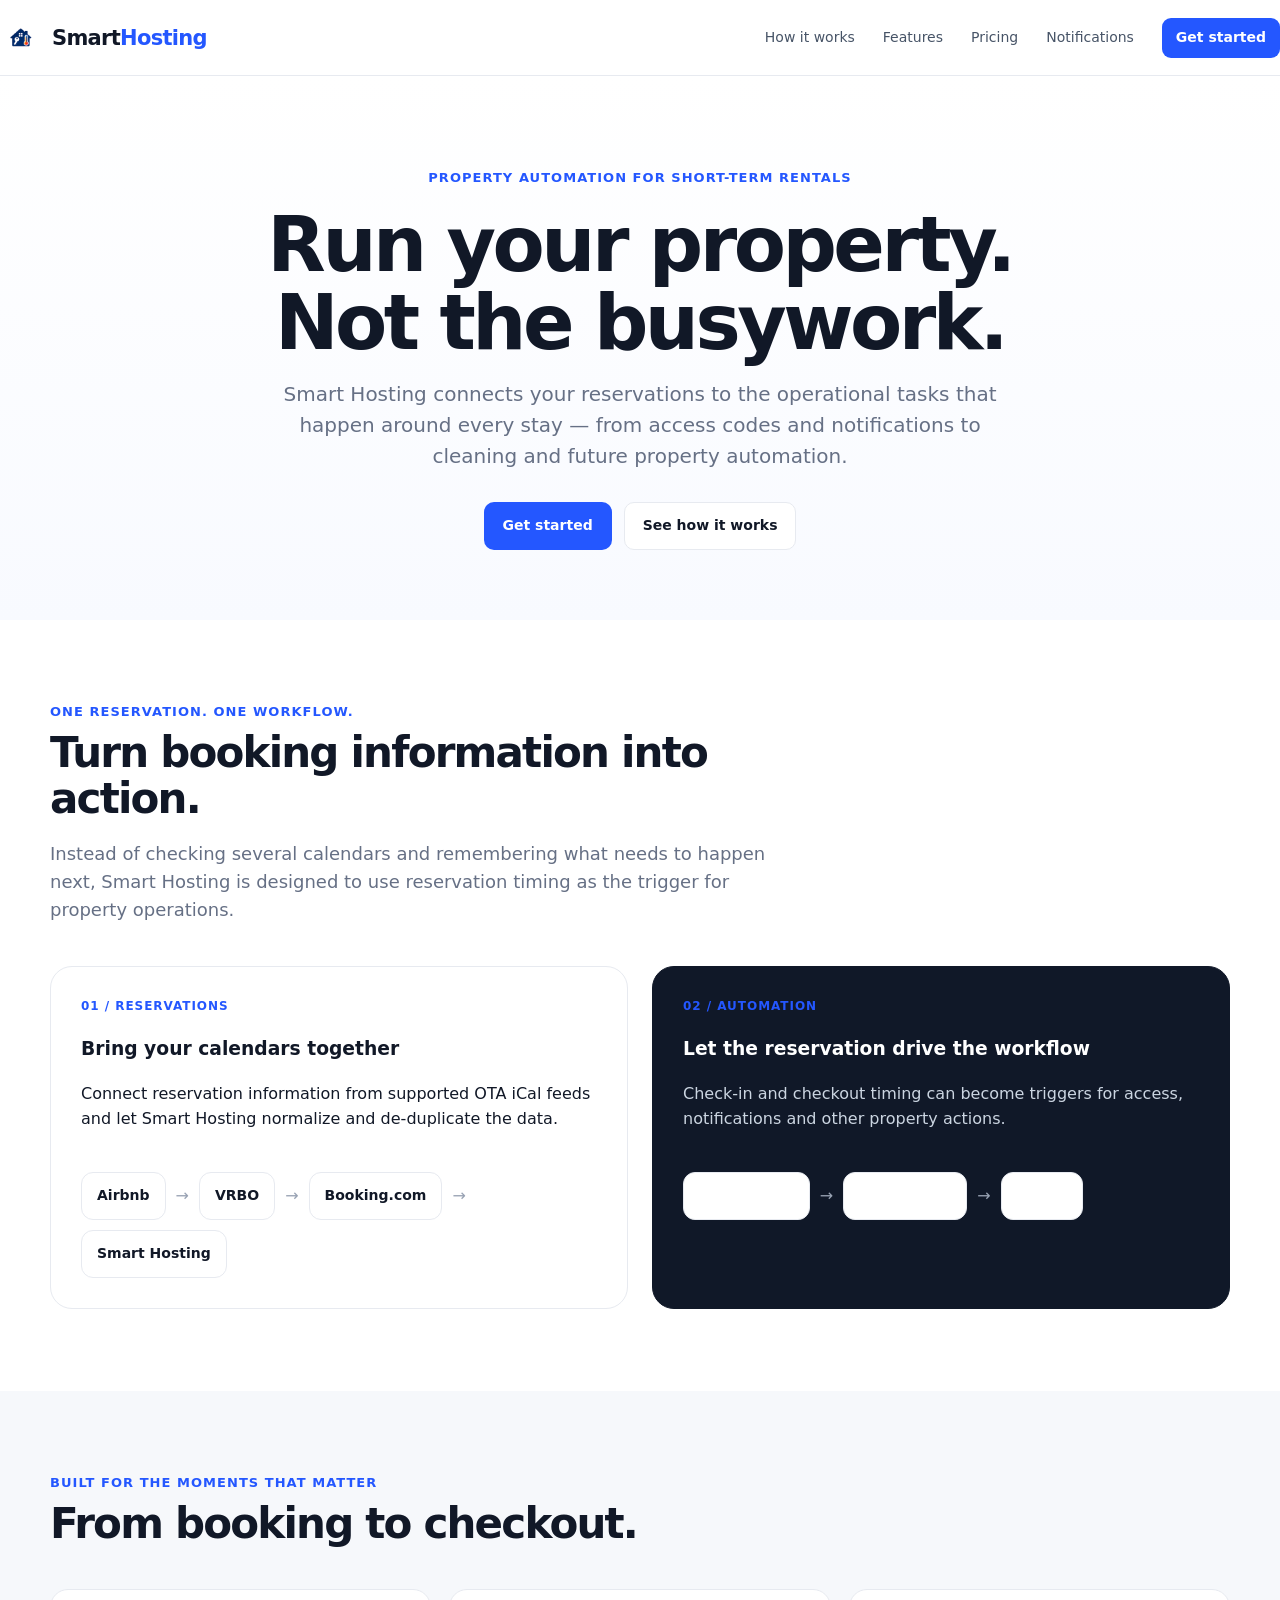
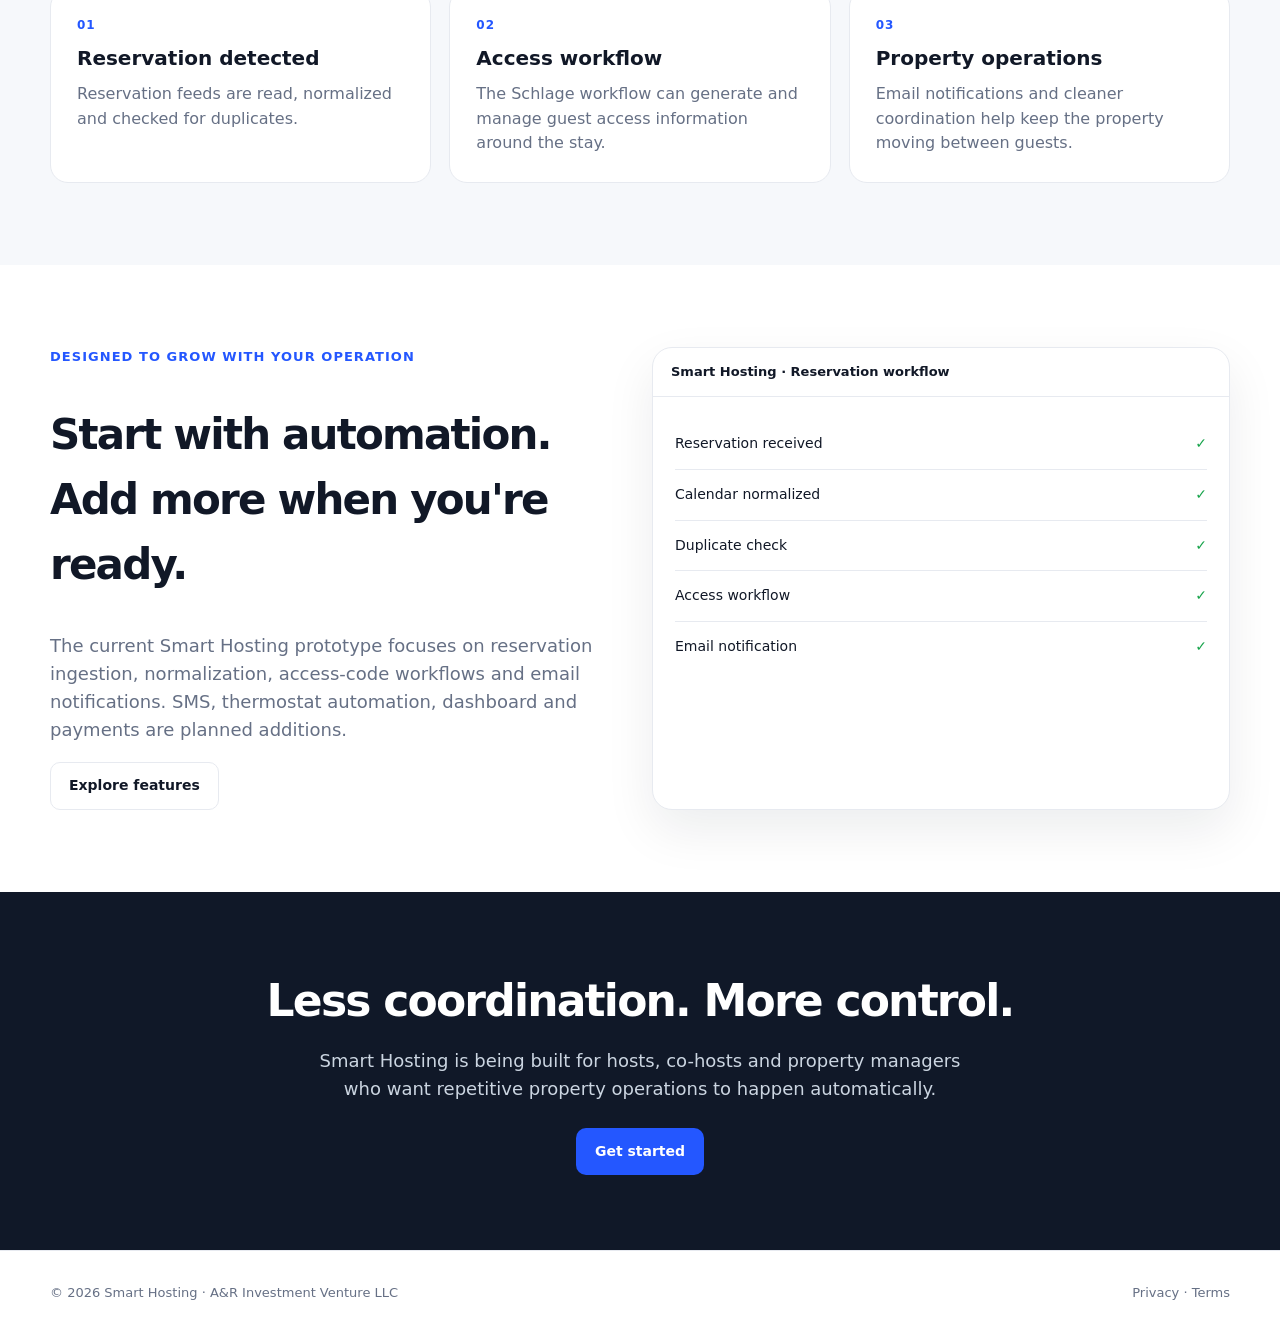
<file: index.html>
<!doctype html>
<html lang="en">
<head><meta charset="utf-8"><meta name="viewport" content="width=device-width,initial-scale=1">
<title>Smart Hosting — Property automation without the busywork</title>
<link rel="stylesheet" href="css/style.css"><link rel="icon" type="image/png" sizes="64x64" href="favicon.png?v=5">
<link rel="apple-touch-icon" href="favicon.png?v=5">
</head>
<body>
<nav class="nav" aria-label="Primary navigation">
  <div class="container navinner">
    <a class="brand" href="index.html" aria-label="Smart Hosting home">
      <img class="brand-icon" src="assets/smart-hosting-icon.png" alt="" width="42" height="42">
      <span class="brand-wordmark">Smart<span>Hosting</span></span>
    </a>
    <button class="mobile-menu-toggle" type="button" aria-expanded="false" aria-controls="mobile-menu" aria-label="Open menu">
      <span></span><span></span><span></span>
    </button>
    <div class="navlinks"><a href="how-it-works.html">How it works</a><a href="features.html">Features</a><a href="pricing.html">Pricing</a><a href="sms.html">Notifications</a><a class="navcta" href="signup.html">Get started</a></div>
  </div>
  <div class="mobile-menu" id="mobile-menu" hidden>
    <div class="container mobile-menu-inner">
      <a href="how-it-works.html">How it works</a><a href="features.html">Features</a><a href="pricing.html">Pricing</a><a href="sms.html">Notifications</a>
      <a class="navcta mobile-cta" href="signup.html">Get started</a>
    </div>
  </div>
</nav>

<header class="hero"><div class="container">
<div class="eyebrow">Property automation for short-term rentals</div>
<h1>Run your property.<br>Not the busywork.</h1>
<p>Smart Hosting connects your reservations to the operational tasks that happen around every stay — from access codes and notifications to cleaning and future property automation.</p>
<div class="actions"><a class="btn btn-primary" href="signup.html">Get started</a><a class="btn btn-secondary" href="how-it-works.html">See how it works</a></div>
</div></header>

<section class="section"><div class="container">
<div class="section-head"><div class="eyebrow">One reservation. One workflow.</div><h2>Turn booking information into action.</h2><p>Instead of checking several calendars and remembering what needs to happen next, Smart Hosting is designed to use reservation timing as the trigger for property operations.</p></div>
<div class="feature-band">
<div class="panel"><div class="number">01 / RESERVATIONS</div><h3>Bring your calendars together</h3><p>Connect reservation information from supported OTA iCal feeds and let Smart Hosting normalize and de-duplicate the data.</p><br>
<div class="flow"><span class="node">Airbnb</span><span class="arrow">→</span><span class="node">VRBO</span><span class="arrow">→</span><span class="node">Booking.com</span><span class="arrow">→</span><span class="node">Smart Hosting</span></div></div>
<div class="panel dark"><div class="number">02 / AUTOMATION</div><h3>Let the reservation drive the workflow</h3><p>Check-in and checkout timing can become triggers for access, notifications and other property actions.</p><br>
<div class="flow"><span class="node">Reservation</span><span class="arrow">→</span><span class="node">Automation</span><span class="arrow">→</span><span class="node">Action</span></div></div>
</div>
</div></section>

<section class="section alt"><div class="container">
<div class="section-head"><div class="eyebrow">Built for the moments that matter</div><h2>From booking to checkout.</h2></div>
<div class="grid">
<div class="card"><div class="number">01</div><h3>Reservation detected</h3><p>Reservation feeds are read, normalized and checked for duplicates.</p></div>
<div class="card"><div class="number">02</div><h3>Access workflow</h3><p>The Schlage workflow can generate and manage guest access information around the stay.</p></div>
<div class="card"><div class="number">03</div><h3>Property operations</h3><p>Email notifications and cleaner coordination help keep the property moving between guests.</p></div>
</div>
</div></section>

<section class="section"><div class="container">
<div class="feature-band">
<div><div class="eyebrow">Designed to grow with your operation</div><h2 style="font-size:42px;letter-spacing:-1.8px">Start with automation. Add more when you're ready.</h2><p style="color:var(--muted);font-size:18px">The current Smart Hosting prototype focuses on reservation ingestion, normalization, access-code workflows and email notifications. SMS, thermostat automation, dashboard and payments are planned additions.</p><a class="btn btn-secondary" href="features.html">Explore features</a></div>
<div class="mock"><div class="mockbar">Smart Hosting · Reservation workflow</div><div class="mockbody">
<div class="status"><span>Reservation received</span><span class="check">✓</span></div>
<div class="status"><span>Calendar normalized</span><span class="check">✓</span></div>
<div class="status"><span>Duplicate check</span><span class="check">✓</span></div>
<div class="status"><span>Access workflow</span><span class="check">✓</span></div>
<div class="status"><span>Email notification</span><span class="check">✓</span></div>
</div></div>
</div></div></section>

<section class="cta"><div class="container"><h2>Less coordination. More control.</h2><p>Smart Hosting is being built for hosts, co-hosts and property managers who want repetitive property operations to happen automatically.</p><a class="btn btn-primary" href="signup.html">Get started</a></div></section>
<footer class="footer"><div class="container footerrow"><span>© 2026 Smart Hosting · A&R Investment Venture LLC</span><span><a href="privacy.html">Privacy</a> · <a href="terms.html">Terms</a></span></div></footer>
<script>
(function(){
  const nav=document.querySelector('.nav');
  const btn=document.querySelector('.mobile-menu-toggle');
  const menu=document.getElementById('mobile-menu');
  if(!btn||!menu) return;
  function closeMenu(){menu.hidden=true;btn.setAttribute('aria-expanded','false');btn.setAttribute('aria-label','Open menu');nav.classList.remove('menu-open');}
  btn.addEventListener('click',function(){const open=menu.hidden;menu.hidden=!open;btn.setAttribute('aria-expanded',String(open));btn.setAttribute('aria-label',open?'Close menu':'Open menu');nav.classList.toggle('menu-open',open);});
  menu.querySelectorAll('a').forEach(a=>a.addEventListener('click',closeMenu));
  window.addEventListener('resize',function(){if(window.innerWidth>800) closeMenu();});
})();
</script>
</body></html>
</file>
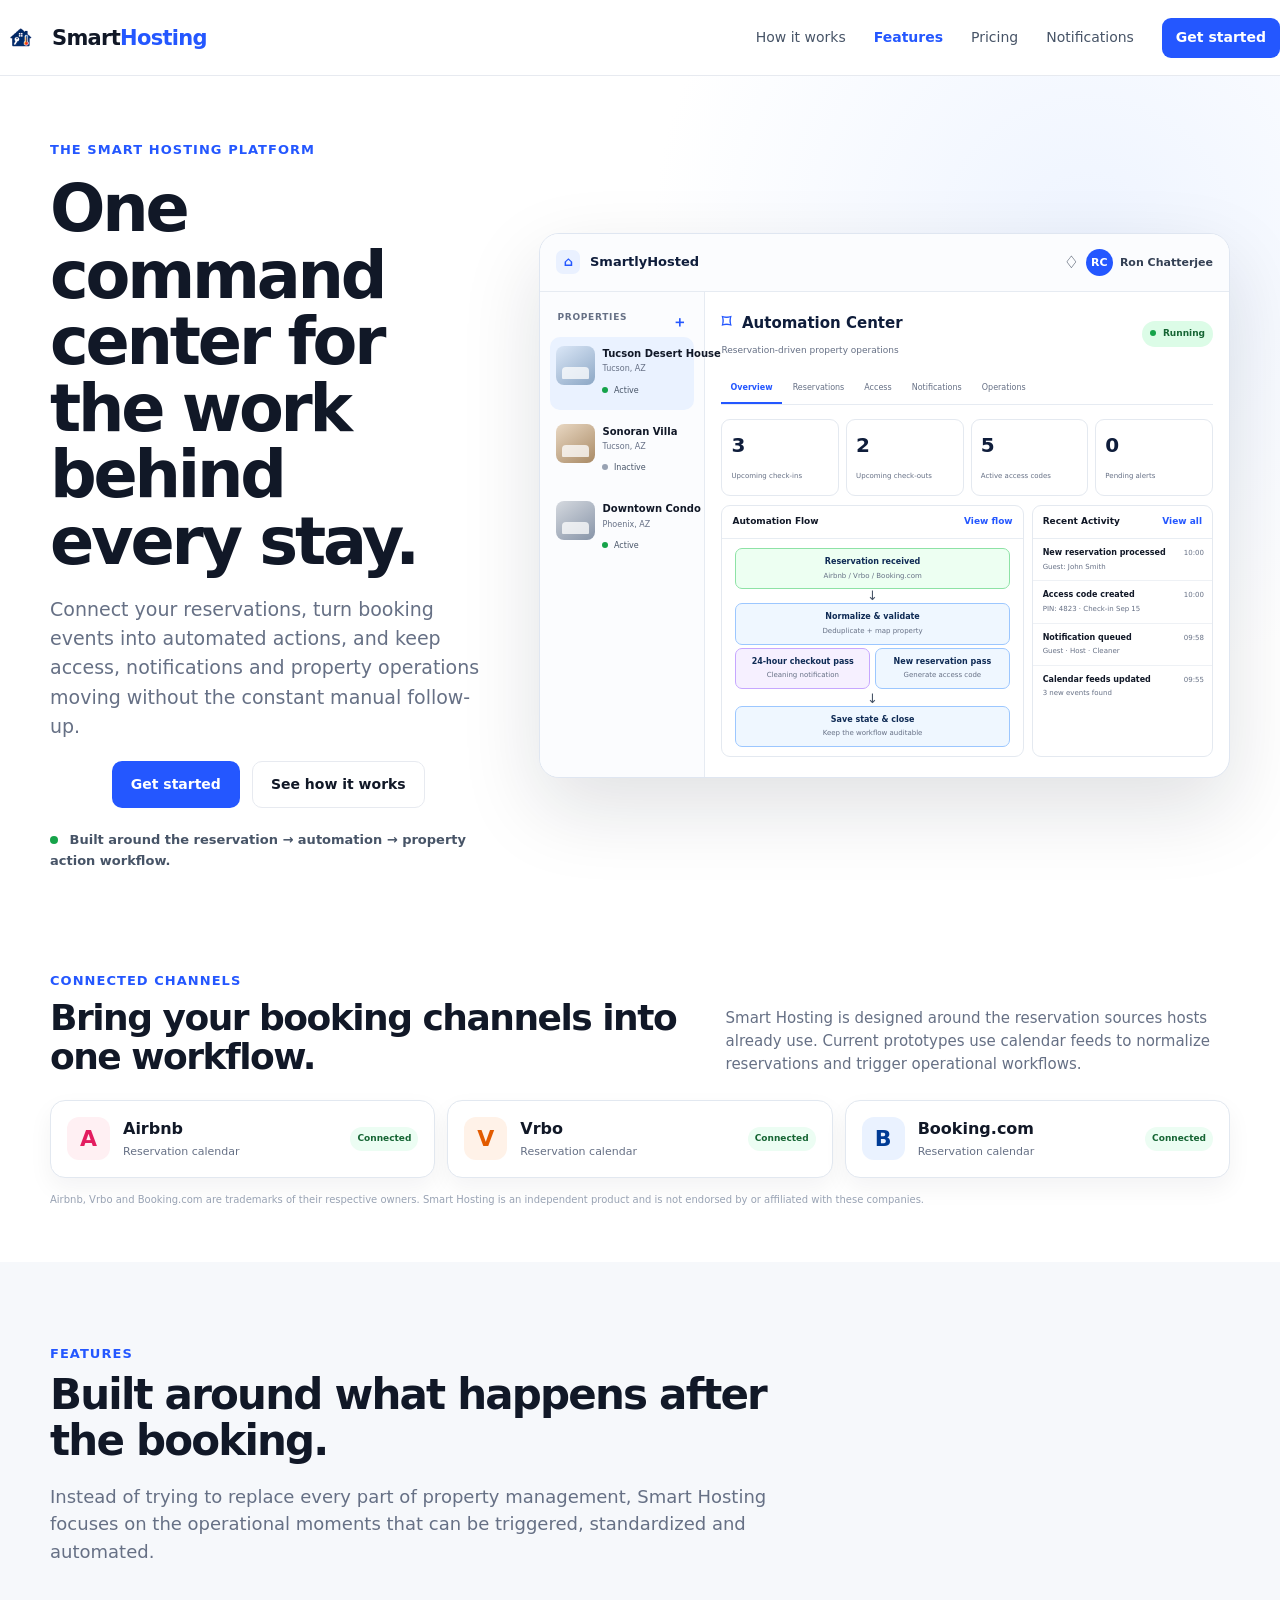
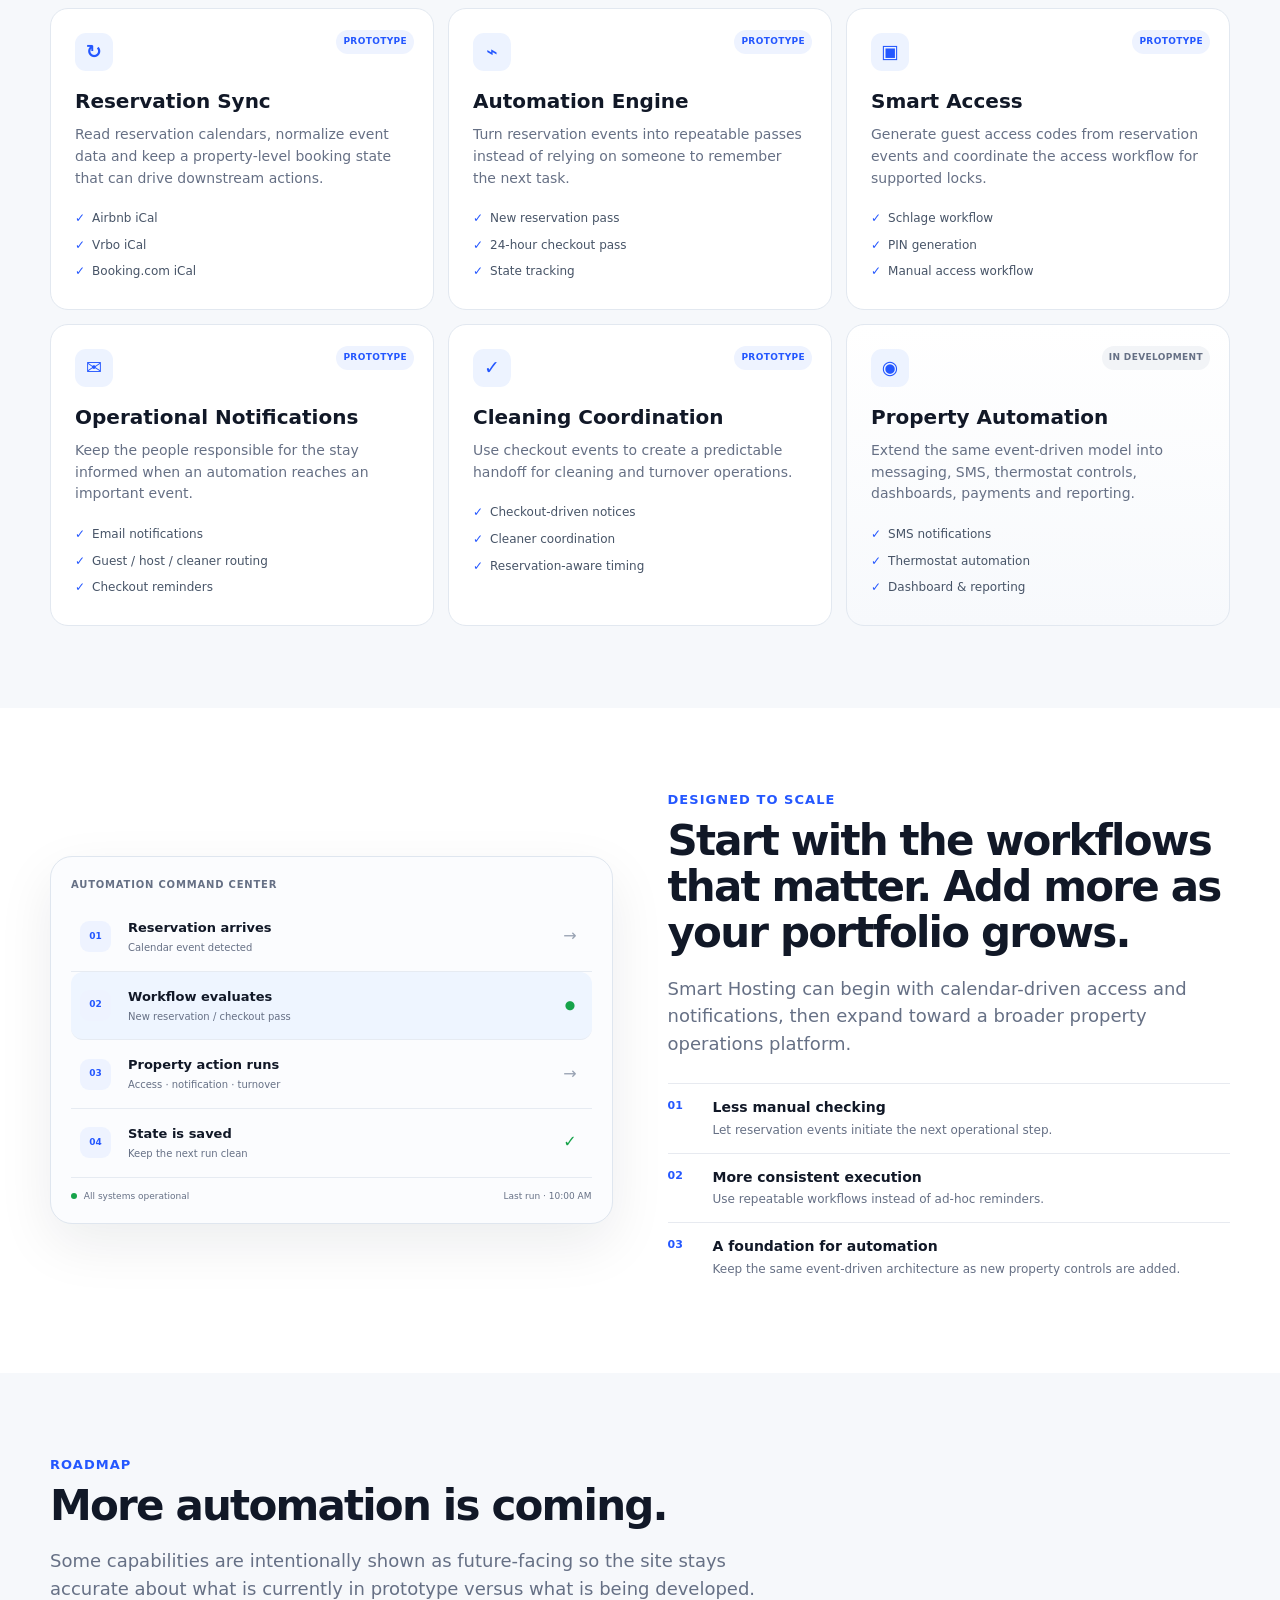
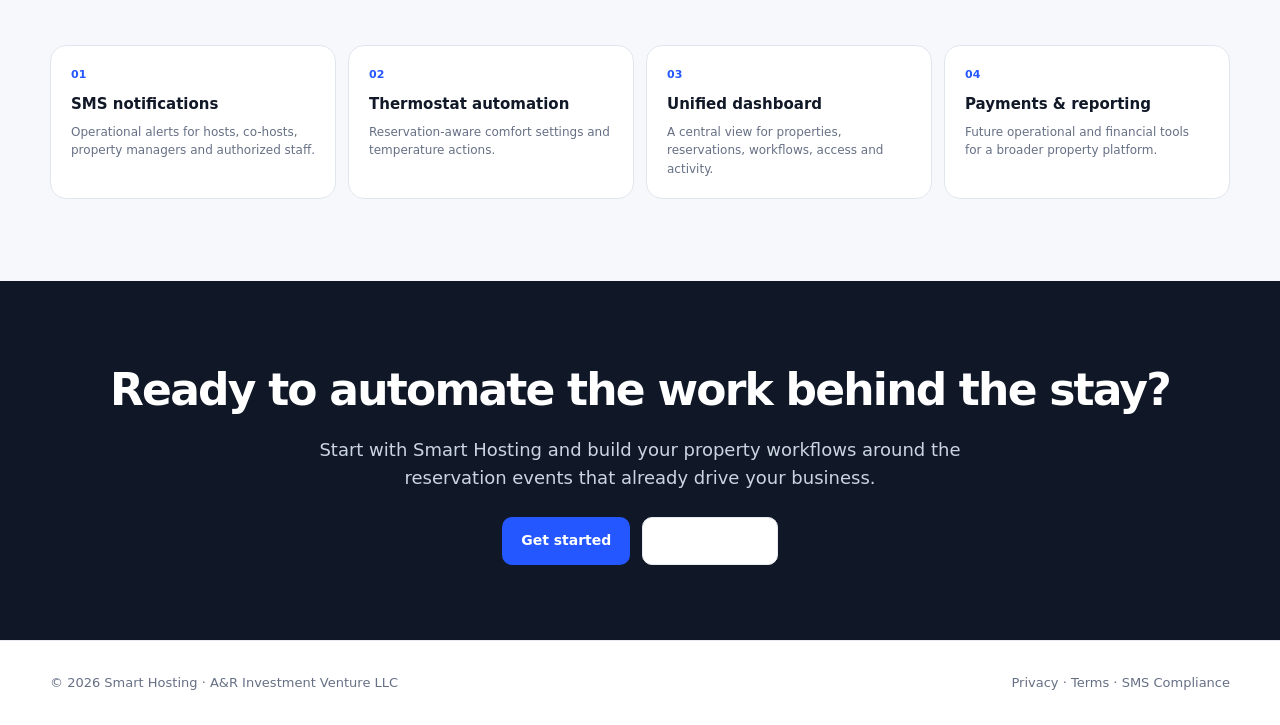
<file: features.html>
<!doctype html>
<html lang="en">
<head>
<meta charset="utf-8"><meta name="viewport" content="width=device-width,initial-scale=1">
<title>Features — Smart Hosting</title>
<link rel="stylesheet" href="css/style.css">
<link rel="icon" type="image/png" sizes="64x64" href="favicon.png?v=5">
<link rel="apple-touch-icon" href="favicon.png?v=5">
</head>
<body>
<nav class="nav" aria-label="Primary navigation">
  <div class="container navinner">
    <a class="brand" href="index.html" aria-label="Smart Hosting home">
      <img class="brand-icon" src="assets/smart-hosting-icon.png" alt="" width="42" height="42">
      <span class="brand-wordmark">Smart<span>Hosting</span></span>
    </a>
    <button class="mobile-menu-toggle" type="button" aria-expanded="false" aria-controls="mobile-menu" aria-label="Open menu">
      <span></span><span></span><span></span>
    </button>
    <div class="navlinks"><a href="how-it-works.html">How it works</a><a href="features.html" class="active">Features</a><a href="pricing.html">Pricing</a><a href="sms.html">Notifications</a><a class="navcta" href="signup.html">Get started</a></div>
  </div>
  <div class="mobile-menu" id="mobile-menu" hidden>
    <div class="container mobile-menu-inner">
      <a href="how-it-works.html">How it works</a><a href="features.html" class="active">Features</a><a href="pricing.html">Pricing</a><a href="sms.html">Notifications</a>
      <a class="navcta mobile-cta" href="signup.html">Get started</a>
    </div>
  </div>
</nav>

<main>
<section class="feature-hero">
  <div class="container feature-hero-grid">
    <div class="feature-copy">
      <div class="eyebrow">THE SMART HOSTING PLATFORM</div>
      <h1>One command center for the work behind every stay.</h1>
      <p>Connect your reservations, turn booking events into automated actions, and keep access, notifications and property operations moving without the constant manual follow-up.</p>
      <div class="actions"><a class="btn btn-primary" href="signup.html">Get started</a><a class="btn btn-secondary" href="how-it-works.html">See how it works</a></div>
      <div class="hero-note"><span class="live-dot"></span> Built around the reservation → automation → property action workflow.</div>
    </div>

    <div class="product-shell">
      <div class="product-topbar">
        <div class="mini-brand"><span class="mini-house">⌂</span> SmartlyHosted</div>
        <div class="mini-user"><span class="mini-bell">♢</span><span class="avatar">RC</span><strong>Ron Chatterjee</strong></div>
      </div>
      <div class="product-body">
        <aside class="product-side">
          <div class="side-title">PROPERTIES <span>＋</span></div>
          <div class="property selected"><div class="thumb t1"></div><div><b>Tucson Desert House</b><small>Tucson, AZ</small><em><i></i> Active</em></div></div>
          <div class="property"><div class="thumb t2"></div><div><b>Sonoran Villa</b><small>Tucson, AZ</small><em class="inactive"><i></i> Inactive</em></div></div>
          <div class="property"><div class="thumb t3"></div><div><b>Downtown Condo</b><small>Phoenix, AZ</small><em><i></i> Active</em></div></div>
        </aside>
        <section class="product-main">
          <div class="screen-head"><div><div class="screen-title"><span class="lock">⌑</span> Automation Center</div><small>Reservation-driven property operations</small></div><span class="running"><i></i> Running</span></div>
          <div class="screen-tabs"><span class="sel">Overview</span><span>Reservations</span><span>Access</span><span>Notifications</span><span>Operations</span></div>
          <div class="metrics"><div><strong>3</strong><small>Upcoming check-ins</small></div><div><strong>2</strong><small>Upcoming check-outs</small></div><div><strong>5</strong><small>Active access codes</small></div><div><strong>0</strong><small>Pending alerts</small></div></div>
          <div class="dashboard-grid">
            <div class="dash-card flow-card"><div class="card-head"><b>Automation Flow</b><span>View flow</span></div>
              <div class="flowline"><div class="flowbox green">Reservation received<small>Airbnb / Vrbo / Booking.com</small></div><div class="down">↓</div><div class="flowbox">Normalize &amp; validate<small>Deduplicate + map property</small></div><div class="split"><div class="flowbox purple">24-hour checkout pass<small>Cleaning notification</small></div><div class="flowbox blue">New reservation pass<small>Generate access code</small></div></div><div class="down">↓</div><div class="flowbox">Save state &amp; close<small>Keep the workflow auditable</small></div></div>
            </div>
            <div class="dash-card activity-card"><div class="card-head"><b>Recent Activity</b><span>View all</span></div>
              <div class="activity"><b>New reservation processed</b><small>Guest: John Smith</small><time>10:00</time></div>
              <div class="activity"><b>Access code created</b><small>PIN: 4823 · Check-in Sep 15</small><time>10:00</time></div>
              <div class="activity"><b>Notification queued</b><small>Guest · Host · Cleaner</small><time>09:58</time></div>
              <div class="activity"><b>Calendar feeds updated</b><small>3 new events found</small><time>09:55</time></div>
            </div>
          </div>
        </section>
      </div>
    </div>
  </div>
</section>

<section class="channel-section">
  <div class="container">
    <div class="channel-heading"><div><div class="eyebrow">CONNECTED CHANNELS</div><h2>Bring your booking channels into one workflow.</h2></div><p>Smart Hosting is designed around the reservation sources hosts already use. Current prototypes use calendar feeds to normalize reservations and trigger operational workflows.</p></div>
    <div class="channel-grid">
      <div class="channel-card"><div class="channel-mark airbnb-mark">A</div><div><strong>Airbnb</strong><span>Reservation calendar</span></div><b class="channel-status">Connected</b></div>
      <div class="channel-card"><div class="channel-mark vrbo-mark">V</div><div><strong>Vrbo</strong><span>Reservation calendar</span></div><b class="channel-status">Connected</b></div>
      <div class="channel-card"><div class="channel-mark booking-mark">B</div><div><strong>Booking.com</strong><span>Reservation calendar</span></div><b class="channel-status">Connected</b></div>
    </div>
    <p class="trademark-note">Airbnb, Vrbo and Booking.com are trademarks of their respective owners. Smart Hosting is an independent product and is not endorsed by or affiliated with these companies.</p>
  </div>
</section>

<section class="section alt">
  <div class="container">
    <div class="section-head"><div class="eyebrow">FEATURES</div><h2>Built around what happens after the booking.</h2><p>Instead of trying to replace every part of property management, Smart Hosting focuses on the operational moments that can be triggered, standardized and automated.</p></div>
    <div class="feature-grid">
      <article class="feature-card"><div class="feature-icon">↻</div><span class="status-tag prototype">Prototype</span><h3>Reservation Sync</h3><p>Read reservation calendars, normalize event data and keep a property-level booking state that can drive downstream actions.</p><ul><li>Airbnb iCal</li><li>Vrbo iCal</li><li>Booking.com iCal</li></ul></article>
      <article class="feature-card"><div class="feature-icon">⌁</div><span class="status-tag prototype">Prototype</span><h3>Automation Engine</h3><p>Turn reservation events into repeatable passes instead of relying on someone to remember the next task.</p><ul><li>New reservation pass</li><li>24-hour checkout pass</li><li>State tracking</li></ul></article>
      <article class="feature-card"><div class="feature-icon">▣</div><span class="status-tag prototype">Prototype</span><h3>Smart Access</h3><p>Generate guest access codes from reservation events and coordinate the access workflow for supported locks.</p><ul><li>Schlage workflow</li><li>PIN generation</li><li>Manual access workflow</li></ul></article>
      <article class="feature-card"><div class="feature-icon">✉</div><span class="status-tag prototype">Prototype</span><h3>Operational Notifications</h3><p>Keep the people responsible for the stay informed when an automation reaches an important event.</p><ul><li>Email notifications</li><li>Guest / host / cleaner routing</li><li>Checkout reminders</li></ul></article>
      <article class="feature-card"><div class="feature-icon">✓</div><span class="status-tag prototype">Prototype</span><h3>Cleaning Coordination</h3><p>Use checkout events to create a predictable handoff for cleaning and turnover operations.</p><ul><li>Checkout-driven notices</li><li>Cleaner coordination</li><li>Reservation-aware timing</li></ul></article>
      <article class="feature-card future"><div class="feature-icon">◉</div><span class="status-tag roadmap">In development</span><h3>Property Automation</h3><p>Extend the same event-driven model into messaging, SMS, thermostat controls, dashboards, payments and reporting.</p><ul><li>SMS notifications</li><li>Thermostat automation</li><li>Dashboard &amp; reporting</li></ul></article>
    </div>
  </div>
</section>

<section class="section">
  <div class="container split-feature">
    <div class="visual-card">
      <div class="visual-label">AUTOMATION COMMAND CENTER</div>
      <div class="command-row"><span class="command-icon">01</span><div><b>Reservation arrives</b><small>Calendar event detected</small></div><span class="arrow">→</span></div>
      <div class="command-row active"><span class="command-icon">02</span><div><b>Workflow evaluates</b><small>New reservation / checkout pass</small></div><span class="pulse">●</span></div>
      <div class="command-row"><span class="command-icon">03</span><div><b>Property action runs</b><small>Access · notification · turnover</small></div><span class="arrow">→</span></div>
      <div class="command-row"><span class="command-icon">04</span><div><b>State is saved</b><small>Keep the next run clean</small></div><span class="checkmark">✓</span></div>
      <div class="mini-footer"><span><i></i> All systems operational</span><span>Last run · 10:00 AM</span></div>
    </div>
    <div class="section-head side-copy"><div class="eyebrow">DESIGNED TO SCALE</div><h2>Start with the workflows that matter. Add more as your portfolio grows.</h2><p>Smart Hosting can begin with calendar-driven access and notifications, then expand toward a broader property operations platform.</p><div class="bullet-list"><div><b>01</b><span><strong>Less manual checking</strong><small>Let reservation events initiate the next operational step.</small></span></div><div><b>02</b><span><strong>More consistent execution</strong><small>Use repeatable workflows instead of ad-hoc reminders.</small></span></div><div><b>03</b><span><strong>A foundation for automation</strong><small>Keep the same event-driven architecture as new property controls are added.</small></span></div></div></div>
  </div>
</section>

<section class="section alt">
  <div class="container"><div class="section-head"><div class="eyebrow">ROADMAP</div><h2>More automation is coming.</h2><p>Some capabilities are intentionally shown as future-facing so the site stays accurate about what is currently in prototype versus what is being developed.</p></div>
    <div class="roadmap-grid"><div><span>01</span><b>SMS notifications</b><p>Operational alerts for hosts, co-hosts, property managers and authorized staff.</p></div><div><span>02</span><b>Thermostat automation</b><p>Reservation-aware comfort settings and temperature actions.</p></div><div><span>03</span><b>Unified dashboard</b><p>A central view for properties, reservations, workflows, access and activity.</p></div><div><span>04</span><b>Payments &amp; reporting</b><p>Future operational and financial tools for a broader property platform.</p></div></div>
  </div>
</section>

<section class="cta"><div class="container"><h2>Ready to automate the work behind the stay?</h2><p>Start with Smart Hosting and build your property workflows around the reservation events that already drive your business.</p><div class="actions"><a class="btn btn-primary" href="signup.html">Get started</a><a class="btn btn-secondary" href="pricing.html">View pricing</a></div></div></section>
</main>

<footer class="footer"><div class="container footerrow"><span>© 2026 Smart Hosting · A&R Investment Venture LLC</span><span><a href="privacy.html">Privacy</a> · <a href="terms.html">Terms</a> · <a href="sms-compliance.html">SMS Compliance</a></span></div></footer>
<script>
(function(){
  const nav=document.querySelector('.nav');
  const btn=document.querySelector('.mobile-menu-toggle');
  const menu=document.getElementById('mobile-menu');
  if(!btn||!menu) return;
  function closeMenu(){menu.hidden=true;btn.setAttribute('aria-expanded','false');btn.setAttribute('aria-label','Open menu');nav.classList.remove('menu-open');}
  btn.addEventListener('click',function(){const open=menu.hidden;menu.hidden=!open;btn.setAttribute('aria-expanded',String(open));btn.setAttribute('aria-label',open?'Close menu':'Open menu');nav.classList.toggle('menu-open',open);});
  menu.querySelectorAll('a').forEach(a=>a.addEventListener('click',closeMenu));
  window.addEventListener('resize',function(){if(window.innerWidth>800) closeMenu();});
})();
</script>
</body></html>
</file>
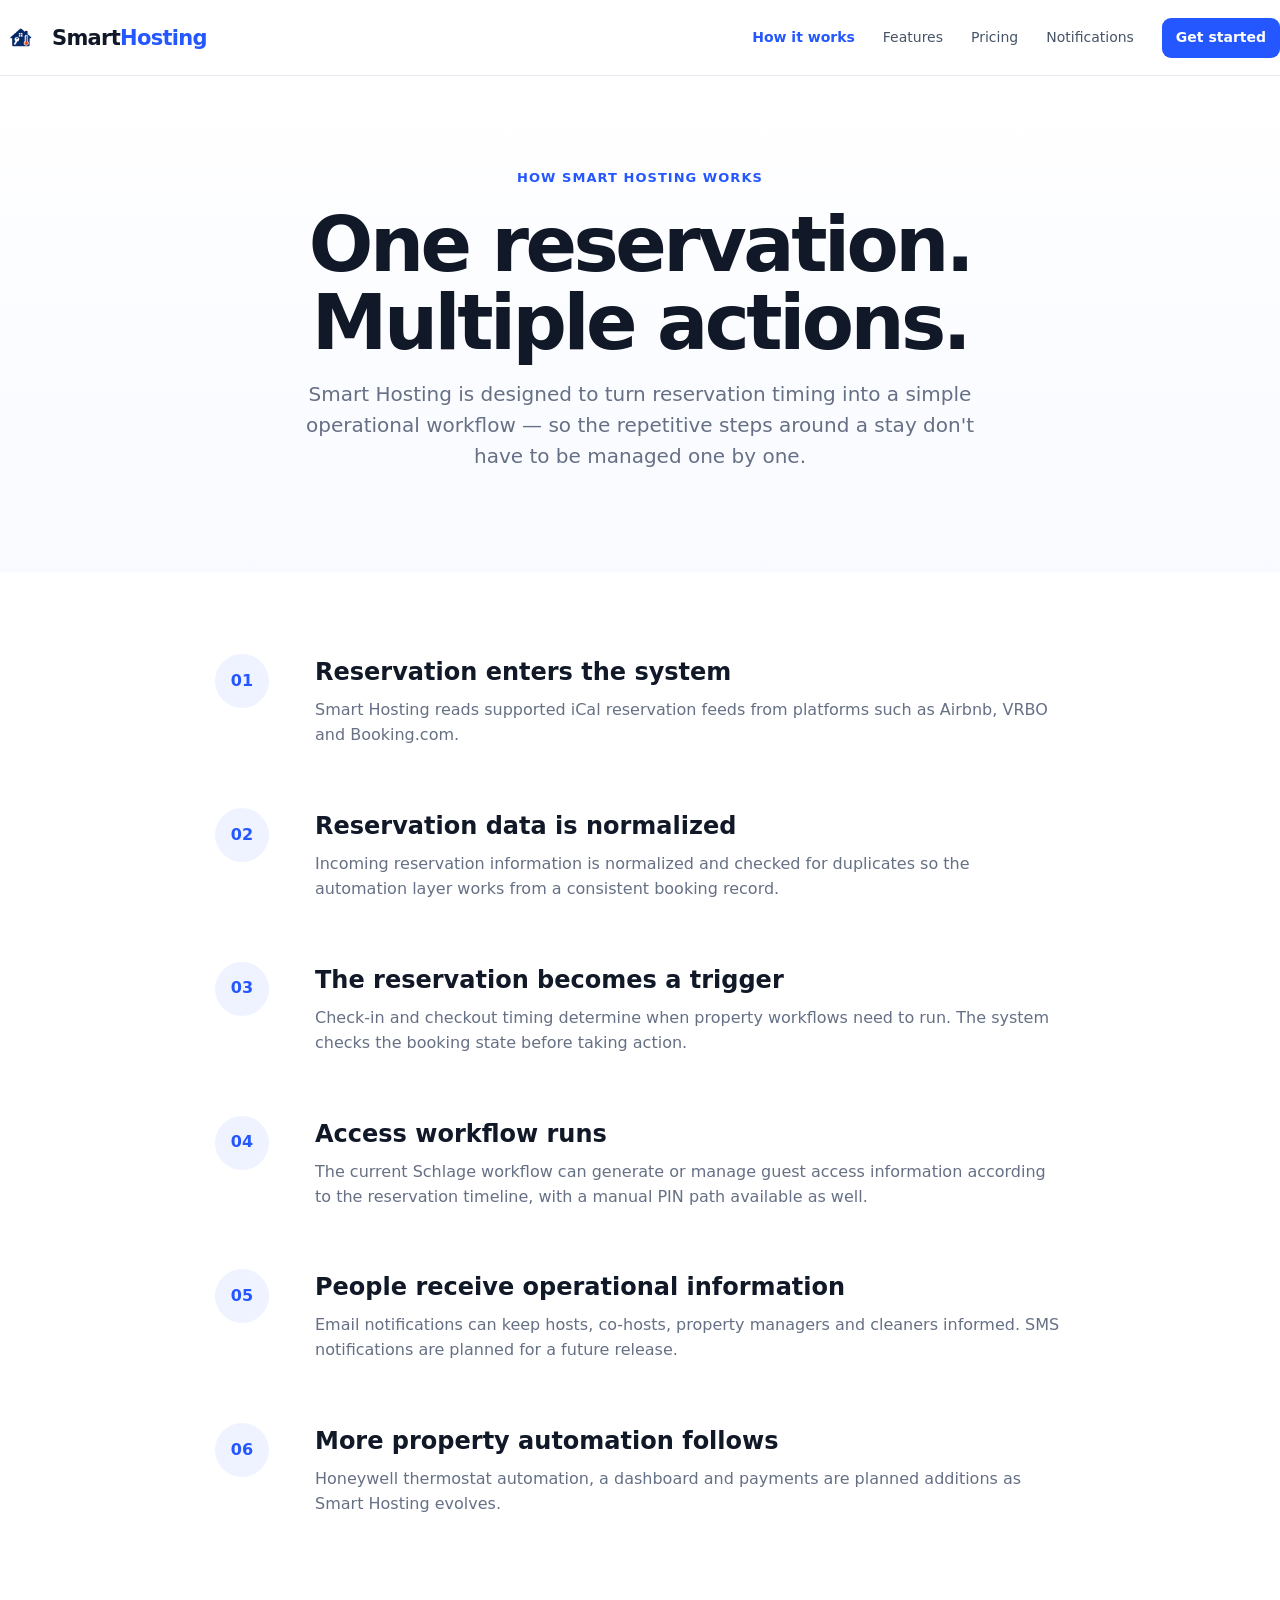
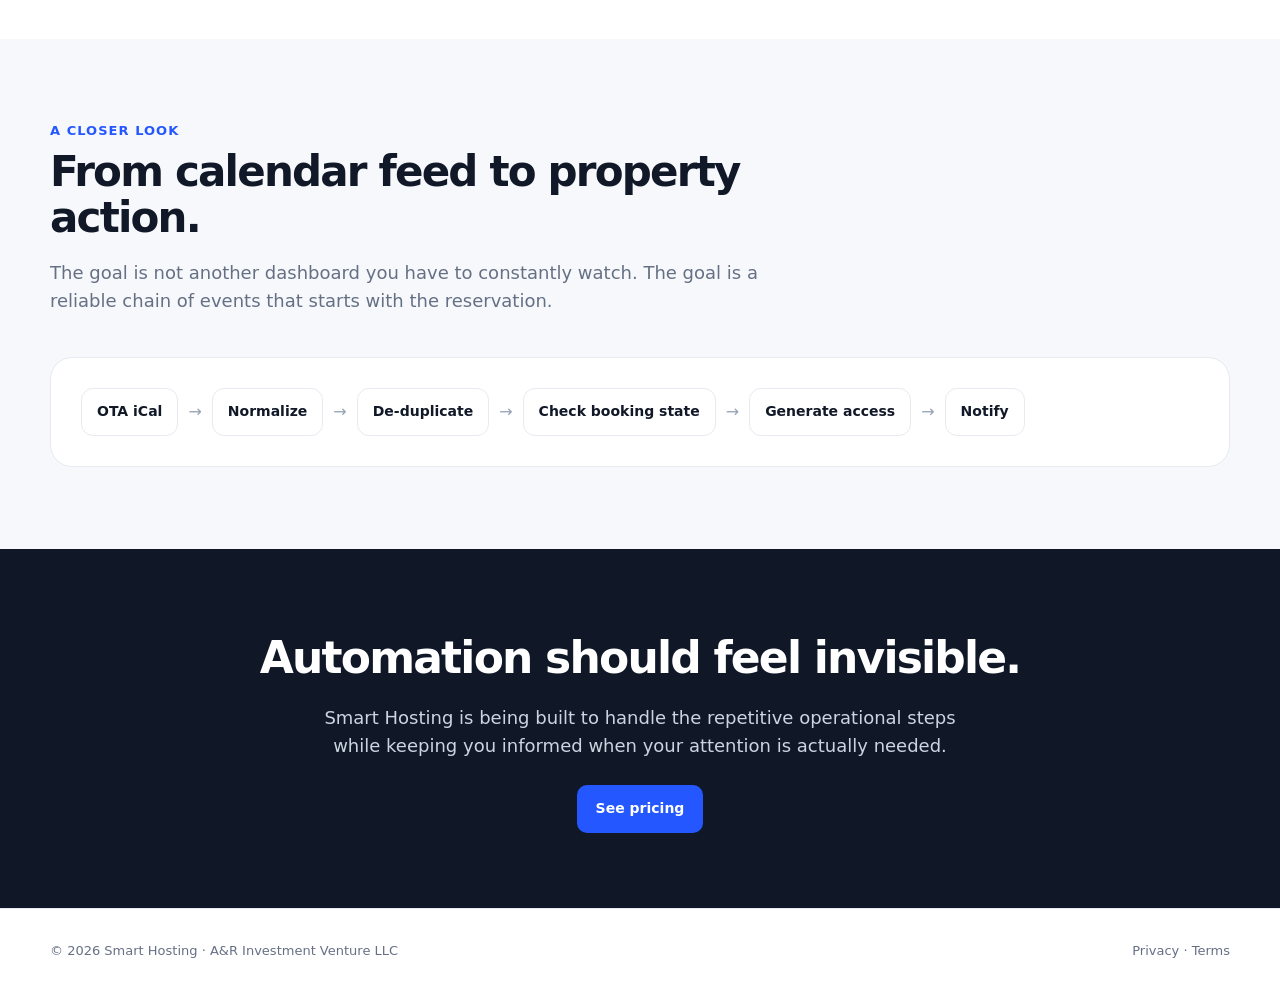
<file: how-it-works.html>
<!doctype html>
<html lang="en"><head><meta charset="utf-8"><meta name="viewport" content="width=device-width,initial-scale=1">
<title>How It Works — Smart Hosting</title><link rel="stylesheet" href="css/style.css"><link rel="icon" type="image/png" sizes="64x64" href="favicon.png?v=5">
<link rel="apple-touch-icon" href="favicon.png?v=5">
</head>
<body>
<nav class="nav" aria-label="Primary navigation">
  <div class="container navinner">
    <a class="brand" href="index.html" aria-label="Smart Hosting home">
      <img class="brand-icon" src="assets/smart-hosting-icon.png" alt="" width="42" height="42">
      <span class="brand-wordmark">Smart<span>Hosting</span></span>
    </a>
    <button class="mobile-menu-toggle" type="button" aria-expanded="false" aria-controls="mobile-menu" aria-label="Open menu">
      <span></span><span></span><span></span>
    </button>
    <div class="navlinks"><a href="how-it-works.html" class="active">How it works</a><a href="features.html">Features</a><a href="pricing.html">Pricing</a><a href="sms.html">Notifications</a><a class="navcta" href="signup.html">Get started</a></div>
  </div>
  <div class="mobile-menu" id="mobile-menu" hidden>
    <div class="container mobile-menu-inner">
      <a href="how-it-works.html" class="active">How it works</a><a href="features.html">Features</a><a href="pricing.html">Pricing</a><a href="sms.html">Notifications</a>
      <a class="navcta mobile-cta" href="signup.html">Get started</a>
    </div>
  </div>
</nav>

<header class="hero"><div class="container"><div class="eyebrow">How Smart Hosting works</div><h1>One reservation.<br>Multiple actions.</h1><p>Smart Hosting is designed to turn reservation timing into a simple operational workflow — so the repetitive steps around a stay don't have to be managed one by one.</p></div></header>

<section class="section"><div class="container">
<div class="timeline">
<div class="stepnum">01</div><div class="tcard"><h3>Reservation enters the system</h3><p>Smart Hosting reads supported iCal reservation feeds from platforms such as Airbnb, VRBO and Booking.com.</p></div>
<div class="stepnum">02</div><div class="tcard"><h3>Reservation data is normalized</h3><p>Incoming reservation information is normalized and checked for duplicates so the automation layer works from a consistent booking record.</p></div>
<div class="stepnum">03</div><div class="tcard"><h3>The reservation becomes a trigger</h3><p>Check-in and checkout timing determine when property workflows need to run. The system checks the booking state before taking action.</p></div>
<div class="stepnum">04</div><div class="tcard"><h3>Access workflow runs</h3><p>The current Schlage workflow can generate or manage guest access information according to the reservation timeline, with a manual PIN path available as well.</p></div>
<div class="stepnum">05</div><div class="tcard"><h3>People receive operational information</h3><p>Email notifications can keep hosts, co-hosts, property managers and cleaners informed. SMS notifications are planned for a future release.</p></div>
<div class="stepnum">06</div><div class="tcard"><h3>More property automation follows</h3><p>Honeywell thermostat automation, a dashboard and payments are planned additions as Smart Hosting evolves.</p></div>
</div></div></section>

<section class="section alt"><div class="container">
<div class="section-head"><div class="eyebrow">A closer look</div><h2>From calendar feed to property action.</h2><p>The goal is not another dashboard you have to constantly watch. The goal is a reliable chain of events that starts with the reservation.</p></div>
<div class="panel"><div class="flow">
<span class="node">OTA iCal</span><span class="arrow">→</span><span class="node">Normalize</span><span class="arrow">→</span><span class="node">De-duplicate</span><span class="arrow">→</span><span class="node">Check booking state</span><span class="arrow">→</span><span class="node">Generate access</span><span class="arrow">→</span><span class="node">Notify</span>
</div></div>
</div></section>

<section class="cta"><div class="container"><h2>Automation should feel invisible.</h2><p>Smart Hosting is being built to handle the repetitive operational steps while keeping you informed when your attention is actually needed.</p><a class="btn btn-primary" href="pricing.html">See pricing</a></div></section>
<footer class="footer"><div class="container footerrow"><span>© 2026 Smart Hosting · A&R Investment Venture LLC</span><span><a href="privacy.html">Privacy</a> · <a href="terms.html">Terms</a></span></div></footer>
<script>
(function(){
  const nav=document.querySelector('.nav');
  const btn=document.querySelector('.mobile-menu-toggle');
  const menu=document.getElementById('mobile-menu');
  if(!btn||!menu) return;
  function closeMenu(){menu.hidden=true;btn.setAttribute('aria-expanded','false');btn.setAttribute('aria-label','Open menu');nav.classList.remove('menu-open');}
  btn.addEventListener('click',function(){const open=menu.hidden;menu.hidden=!open;btn.setAttribute('aria-expanded',String(open));btn.setAttribute('aria-label',open?'Close menu':'Open menu');nav.classList.toggle('menu-open',open);});
  menu.querySelectorAll('a').forEach(a=>a.addEventListener('click',closeMenu));
  window.addEventListener('resize',function(){if(window.innerWidth>800) closeMenu();});
})();
</script>
</body></html>
</file>
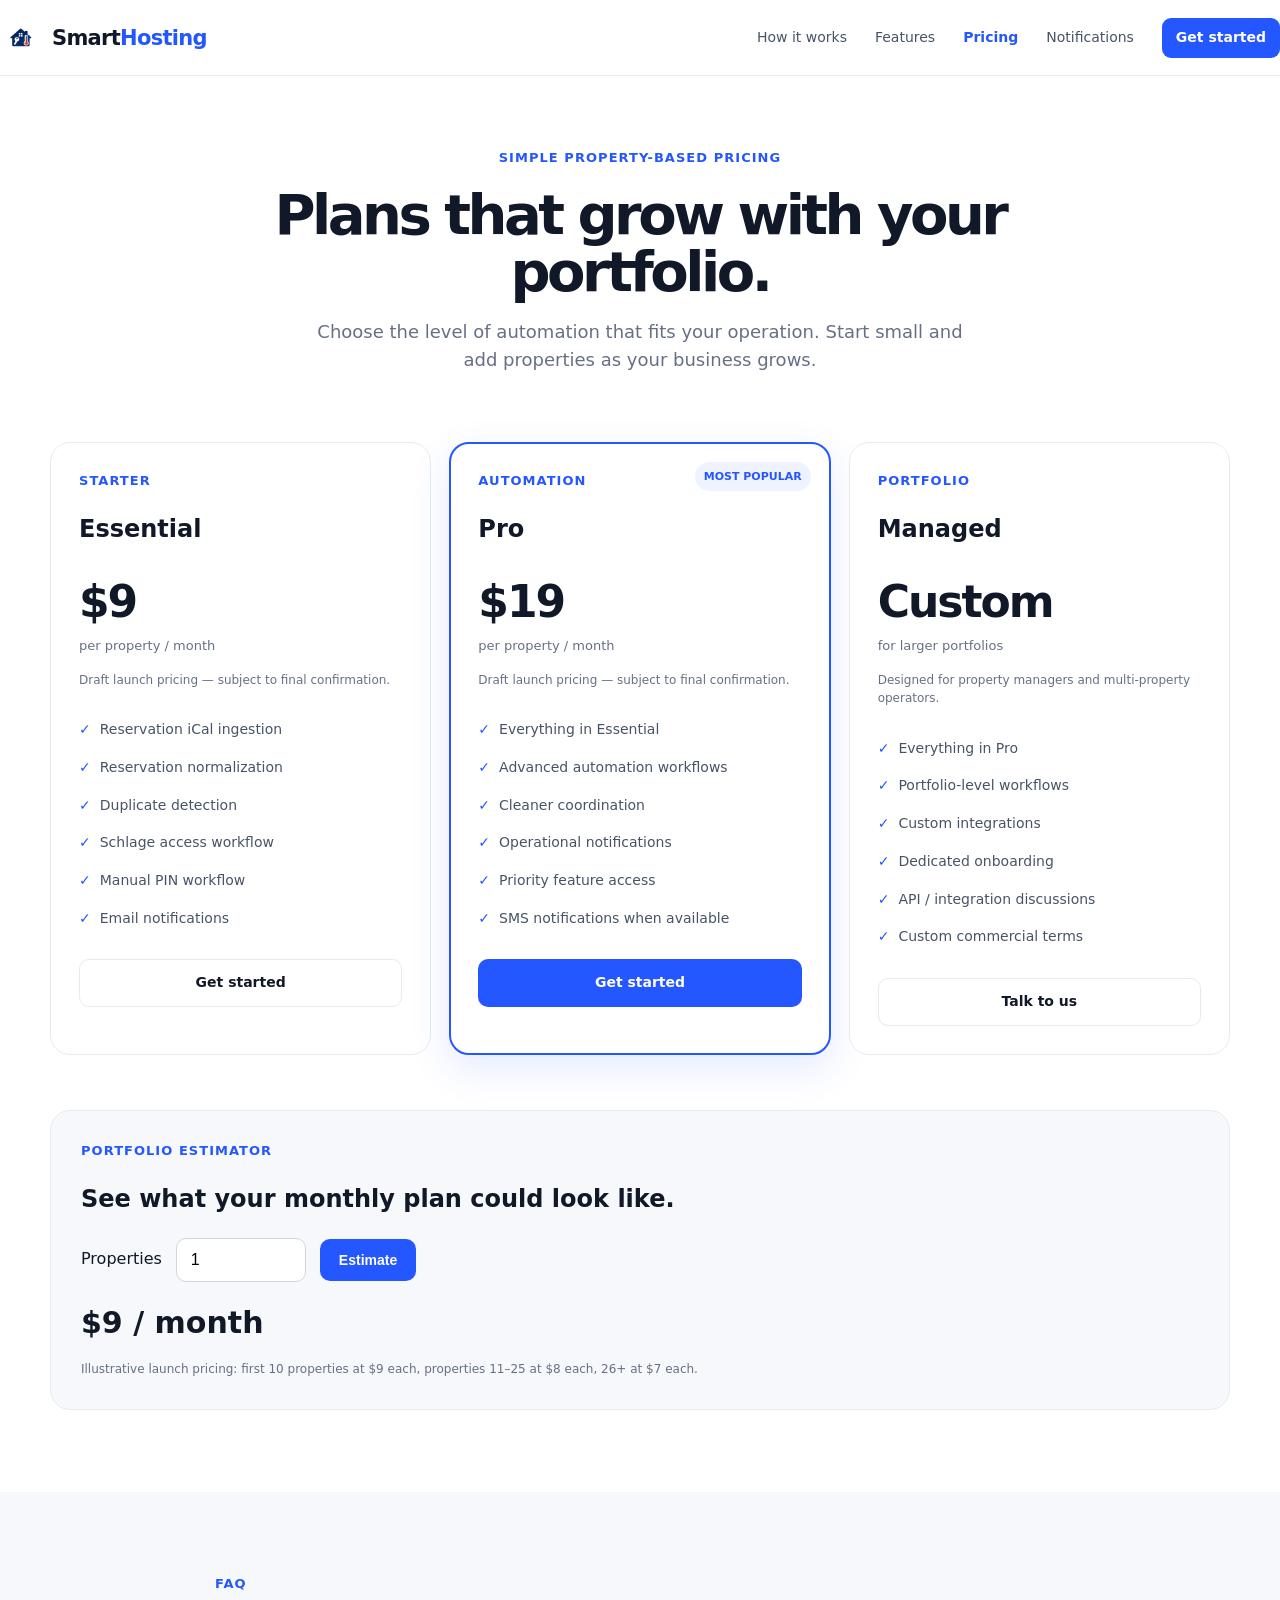
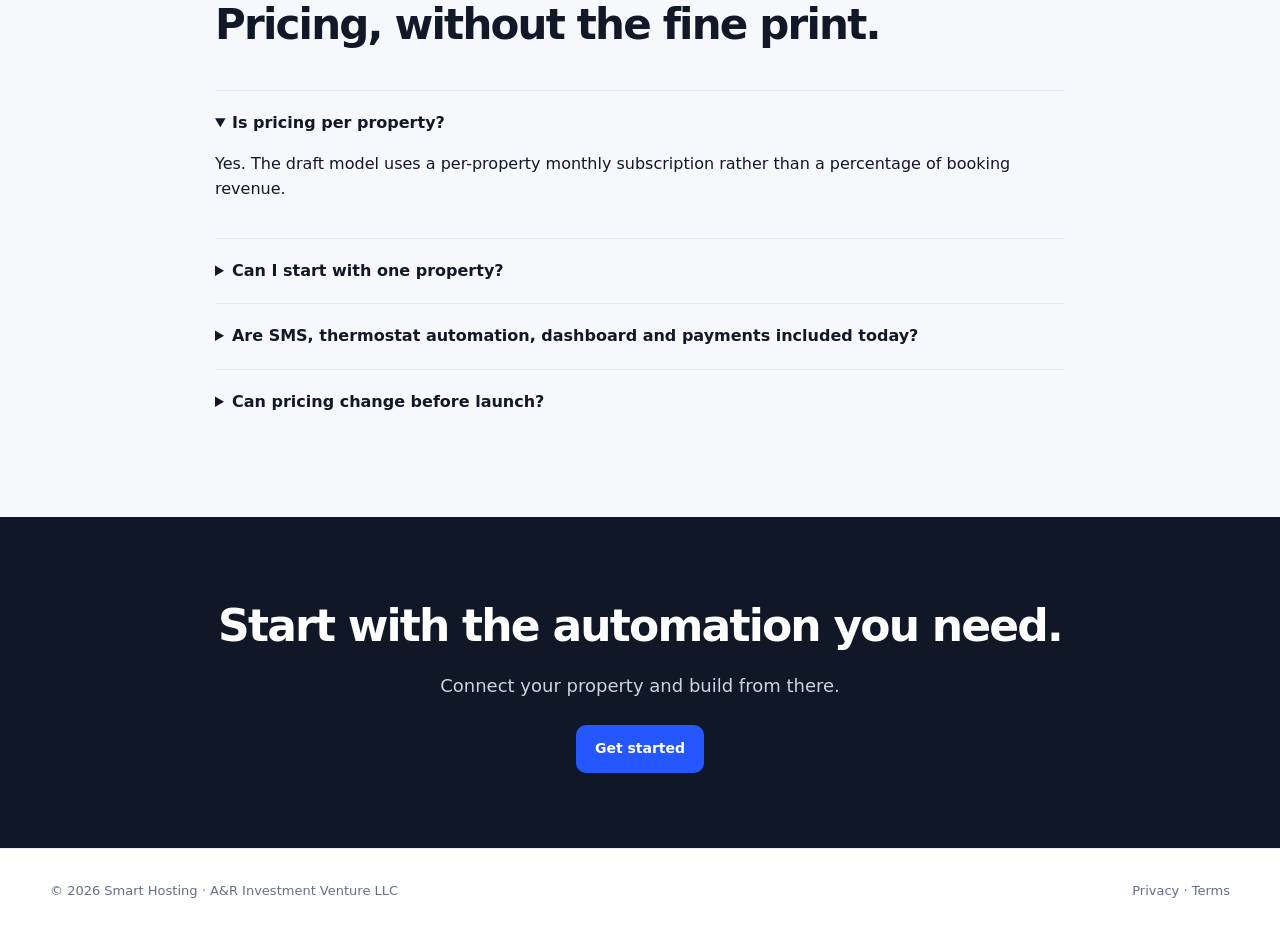
<file: pricing.html>
<!doctype html>
<html lang="en"><head><meta charset="utf-8"><meta name="viewport" content="width=device-width,initial-scale=1">
<title>Pricing — Smart Hosting</title><link rel="stylesheet" href="css/style.css"><link rel="icon" type="image/png" sizes="64x64" href="favicon.png?v=5">
<link rel="apple-touch-icon" href="favicon.png?v=5">
</head>
<body>
<nav class="nav" aria-label="Primary navigation">
  <div class="container navinner">
    <a class="brand" href="index.html" aria-label="Smart Hosting home">
      <img class="brand-icon" src="assets/smart-hosting-icon.png" alt="" width="42" height="42">
      <span class="brand-wordmark">Smart<span>Hosting</span></span>
    </a>
    <button class="mobile-menu-toggle" type="button" aria-expanded="false" aria-controls="mobile-menu" aria-label="Open menu">
      <span></span><span></span><span></span>
    </button>
    <div class="navlinks"><a href="how-it-works.html">How it works</a><a href="features.html">Features</a><a href="pricing.html" class="active">Pricing</a><a href="sms.html">Notifications</a><a class="navcta" href="signup.html">Get started</a></div>
  </div>
  <div class="mobile-menu" id="mobile-menu" hidden>
    <div class="container mobile-menu-inner">
      <a href="how-it-works.html">How it works</a><a href="features.html">Features</a><a href="pricing.html" class="active">Pricing</a><a href="sms.html">Notifications</a>
      <a class="navcta mobile-cta" href="signup.html">Get started</a>
    </div>
  </div>
</nav>

<header class="pricing-hero"><div class="container"><div class="eyebrow">Simple property-based pricing</div><h1>Plans that grow with your portfolio.</h1><p>Choose the level of automation that fits your operation. Start small and add properties as your business grows.</p></div></header>

<section class="section" style="padding-top:20px"><div class="container">
<div class="pricing-grid">
<div class="price-card"><div class="eyebrow">STARTER</div><h2>Essential</h2><div class="price">$9</div><div class="per">per property / month</div><p class="note">Draft launch pricing — subject to final confirmation.</p>
<ul><li>Reservation iCal ingestion</li><li>Reservation normalization</li><li>Duplicate detection</li><li>Schlage access workflow</li><li>Manual PIN workflow</li><li>Email notifications</li></ul><a class="btn btn-secondary" style="width:100%" href="signup.html">Get started</a></div>

<div class="price-card popular"><div class="badge">MOST POPULAR</div><div class="eyebrow">AUTOMATION</div><h2>Pro</h2><div class="price">$19</div><div class="per">per property / month</div><p class="note">Draft launch pricing — subject to final confirmation.</p>
<ul><li>Everything in Essential</li><li>Advanced automation workflows</li><li>Cleaner coordination</li><li>Operational notifications</li><li>Priority feature access</li><li>SMS notifications when available</li></ul><a class="btn btn-primary" style="width:100%" href="signup.html">Get started</a></div>

<div class="price-card"><div class="eyebrow">PORTFOLIO</div><h2>Managed</h2><div class="price">Custom</div><div class="per">for larger portfolios</div><p class="note">Designed for property managers and multi-property operators.</p>
<ul><li>Everything in Pro</li><li>Portfolio-level workflows</li><li>Custom integrations</li><li>Dedicated onboarding</li><li>API / integration discussions</li><li>Custom commercial terms</li></ul><a class="btn btn-secondary" style="width:100%" href="signup.html">Talk to us</a></div>
</div>

<div class="calc"><div class="eyebrow">PORTFOLIO ESTIMATOR</div><h2>See what your monthly plan could look like.</h2><div class="calcrow"><label for="units">Properties</label><input id="units" type="number" min="1" value="1"><button class="btn btn-primary" onclick="estimate()">Estimate</button></div><div id="total" class="total">$9 / month</div><div class="note">Illustrative launch pricing: first 10 properties at $9 each, properties 11–25 at $8 each, 26+ at $7 each.</div></div>
</div></section>

<section class="section alt"><div class="container"><div class="faq">
<div class="section-head"><div class="eyebrow">FAQ</div><h2>Pricing, without the fine print.</h2></div>
<details open><summary>Is pricing per property?</summary><p>Yes. The draft model uses a per-property monthly subscription rather than a percentage of booking revenue.</p></details>
<details><summary>Can I start with one property?</summary><p>Yes. Smart Hosting is intended to work for individual hosts as well as growing property operations.</p></details>
<details><summary>Are SMS, thermostat automation, dashboard and payments included today?</summary><p>Those capabilities are planned or in development. The current prototype focuses on reservation ingestion, access workflows, email notifications and related automation.</p></details>
<details><summary>Can pricing change before launch?</summary><p>Yes. The dollar amounts on this draft page are placeholders for the launch model and should be confirmed before the public site is finalized.</p></details>
</div></div></section>
<section class="cta"><div class="container"><h2>Start with the automation you need.</h2><p>Connect your property and build from there.</p><a class="btn btn-primary" href="signup.html">Get started</a></div></section>
<footer class="footer"><div class="container footerrow"><span>© 2026 Smart Hosting · A&R Investment Venture LLC</span><span><a href="privacy.html">Privacy</a> · <a href="terms.html">Terms</a></span></div></footer>
<script>
function estimate(){
 const n=Math.max(1,parseInt(document.getElementById('units').value||1));
 let total=0;
 for(let i=1;i<=n;i++){ total += i<=10 ? 9 : i<=25 ? 8 : 7; }
 document.getElementById('total').textContent='$'+total.toLocaleString()+' / month';
}
</script>
<script>
(function(){
  const nav=document.querySelector('.nav');
  const btn=document.querySelector('.mobile-menu-toggle');
  const menu=document.getElementById('mobile-menu');
  if(!btn||!menu) return;
  function closeMenu(){menu.hidden=true;btn.setAttribute('aria-expanded','false');btn.setAttribute('aria-label','Open menu');nav.classList.remove('menu-open');}
  btn.addEventListener('click',function(){const open=menu.hidden;menu.hidden=!open;btn.setAttribute('aria-expanded',String(open));btn.setAttribute('aria-label',open?'Close menu':'Open menu');nav.classList.toggle('menu-open',open);});
  menu.querySelectorAll('a').forEach(a=>a.addEventListener('click',closeMenu));
  window.addEventListener('resize',function(){if(window.innerWidth>800) closeMenu();});
})();
</script>
</body></html>
</file>
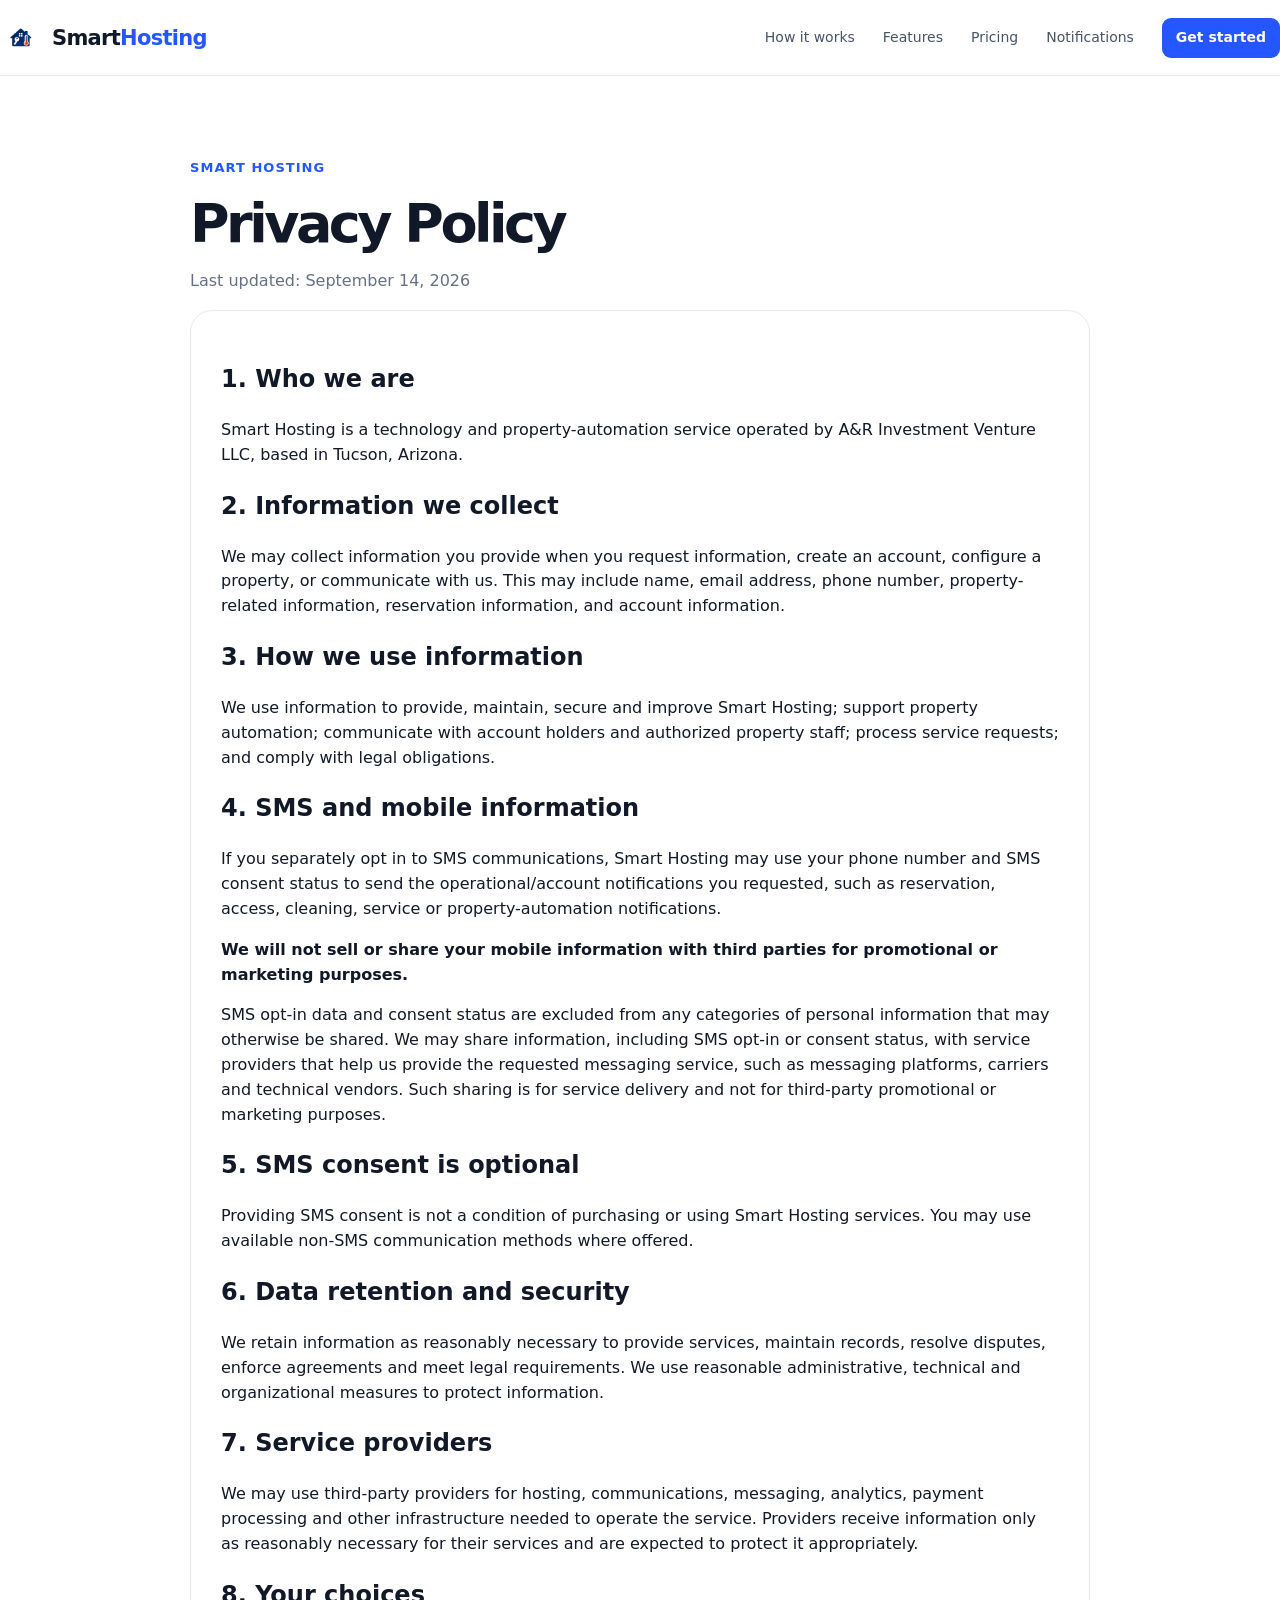
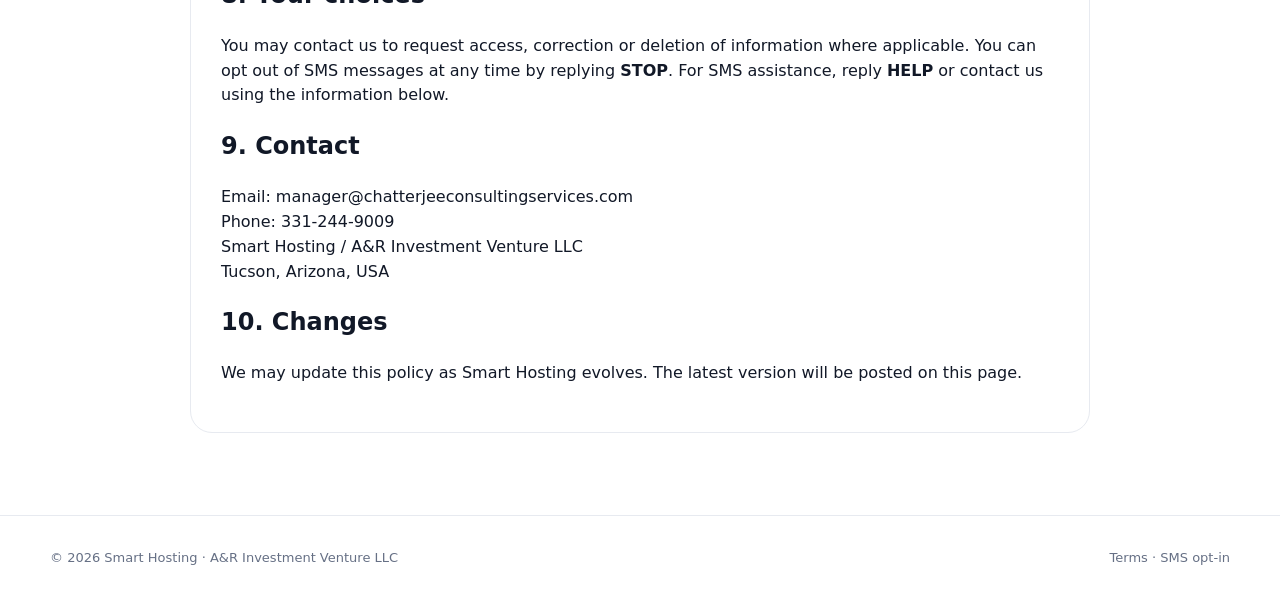
<file: privacy.html>
<!doctype html>
<html lang="en"><head><meta charset="utf-8"><meta name="viewport" content="width=device-width,initial-scale=1">
<title>Privacy Policy — Smart Hosting</title><link rel="stylesheet" href="css/style.css"><link rel="icon" type="image/png" sizes="64x64" href="favicon.png?v=5">
<link rel="apple-touch-icon" href="favicon.png?v=5">
</head>
<body>
<nav class="nav" aria-label="Primary navigation">
  <div class="container navinner">
    <a class="brand" href="index.html" aria-label="Smart Hosting home">
      <img class="brand-icon" src="assets/smart-hosting-icon.png" alt="" width="42" height="42">
      <span class="brand-wordmark">Smart<span>Hosting</span></span>
    </a>
    <button class="mobile-menu-toggle" type="button" aria-expanded="false" aria-controls="mobile-menu" aria-label="Open menu">
      <span></span><span></span><span></span>
    </button>
    <div class="navlinks"><a href="how-it-works.html">How it works</a><a href="features.html">Features</a><a href="pricing.html">Pricing</a><a href="sms.html">Notifications</a><a class="navcta" href="signup.html">Get started</a></div>
  </div>
  <div class="mobile-menu" id="mobile-menu" hidden>
    <div class="container mobile-menu-inner">
      <a href="how-it-works.html">How it works</a><a href="features.html">Features</a><a href="pricing.html">Pricing</a><a href="sms.html">Notifications</a>
      <a class="navcta mobile-cta" href="signup.html">Get started</a>
    </div>
  </div>
</nav>
<section class="section"><div class="container" style="max-width:900px">
<div class="eyebrow">Smart Hosting</div><h1 style="font-size:54px">Privacy Policy</h1>
<p style="color:var(--muted)">Last updated: September 14, 2026</p>
<div class="panel">
<h2>1. Who we are</h2>
<p>Smart Hosting is a technology and property-automation service operated by A&amp;R Investment Venture LLC, based in Tucson, Arizona.</p>
<h2>2. Information we collect</h2>
<p>We may collect information you provide when you request information, create an account, configure a property, or communicate with us. This may include name, email address, phone number, property-related information, reservation information, and account information.</p>
<h2>3. How we use information</h2>
<p>We use information to provide, maintain, secure and improve Smart Hosting; support property automation; communicate with account holders and authorized property staff; process service requests; and comply with legal obligations.</p>
<h2>4. SMS and mobile information</h2>
<p>If you separately opt in to SMS communications, Smart Hosting may use your phone number and SMS consent status to send the operational/account notifications you requested, such as reservation, access, cleaning, service or property-automation notifications.</p>
<p><strong>We will not sell or share your mobile information with third parties for promotional or marketing purposes.</strong></p>
<p>SMS opt-in data and consent status are excluded from any categories of personal information that may otherwise be shared. We may share information, including SMS opt-in or consent status, with service providers that help us provide the requested messaging service, such as messaging platforms, carriers and technical vendors. Such sharing is for service delivery and not for third-party promotional or marketing purposes.</p>
<h2>5. SMS consent is optional</h2>
<p>Providing SMS consent is not a condition of purchasing or using Smart Hosting services. You may use available non-SMS communication methods where offered.</p>
<h2>6. Data retention and security</h2>
<p>We retain information as reasonably necessary to provide services, maintain records, resolve disputes, enforce agreements and meet legal requirements. We use reasonable administrative, technical and organizational measures to protect information.</p>
<h2>7. Service providers</h2>
<p>We may use third-party providers for hosting, communications, messaging, analytics, payment processing and other infrastructure needed to operate the service. Providers receive information only as reasonably necessary for their services and are expected to protect it appropriately.</p>
<h2>8. Your choices</h2>
<p>You may contact us to request access, correction or deletion of information where applicable. You can opt out of SMS messages at any time by replying <strong>STOP</strong>. For SMS assistance, reply <strong>HELP</strong> or contact us using the information below.</p>
<h2>9. Contact</h2>
<p>Email: manager@chatterjeeconsultingservices.com<br>Phone: 331-244-9009<br>Smart Hosting / A&amp;R Investment Venture LLC<br>Tucson, Arizona, USA</p>
<h2>10. Changes</h2>
<p>We may update this policy as Smart Hosting evolves. The latest version will be posted on this page.</p>
</div></div></section>
<footer class="footer"><div class="container footerrow"><span>© 2026 Smart Hosting · A&amp;R Investment Venture LLC</span><span><a href="terms.html">Terms</a> · <a href="signup.html">SMS opt-in</a></span></div></footer>
<script>
(function(){
  const nav=document.querySelector('.nav');
  const btn=document.querySelector('.mobile-menu-toggle');
  const menu=document.getElementById('mobile-menu');
  if(!btn||!menu) return;
  function closeMenu(){menu.hidden=true;btn.setAttribute('aria-expanded','false');btn.setAttribute('aria-label','Open menu');nav.classList.remove('menu-open');}
  btn.addEventListener('click',function(){const open=menu.hidden;menu.hidden=!open;btn.setAttribute('aria-expanded',String(open));btn.setAttribute('aria-label',open?'Close menu':'Open menu');nav.classList.toggle('menu-open',open);});
  menu.querySelectorAll('a').forEach(a=>a.addEventListener('click',closeMenu));
  window.addEventListener('resize',function(){if(window.innerWidth>800) closeMenu();});
})();
</script>
</body></html>
</file>
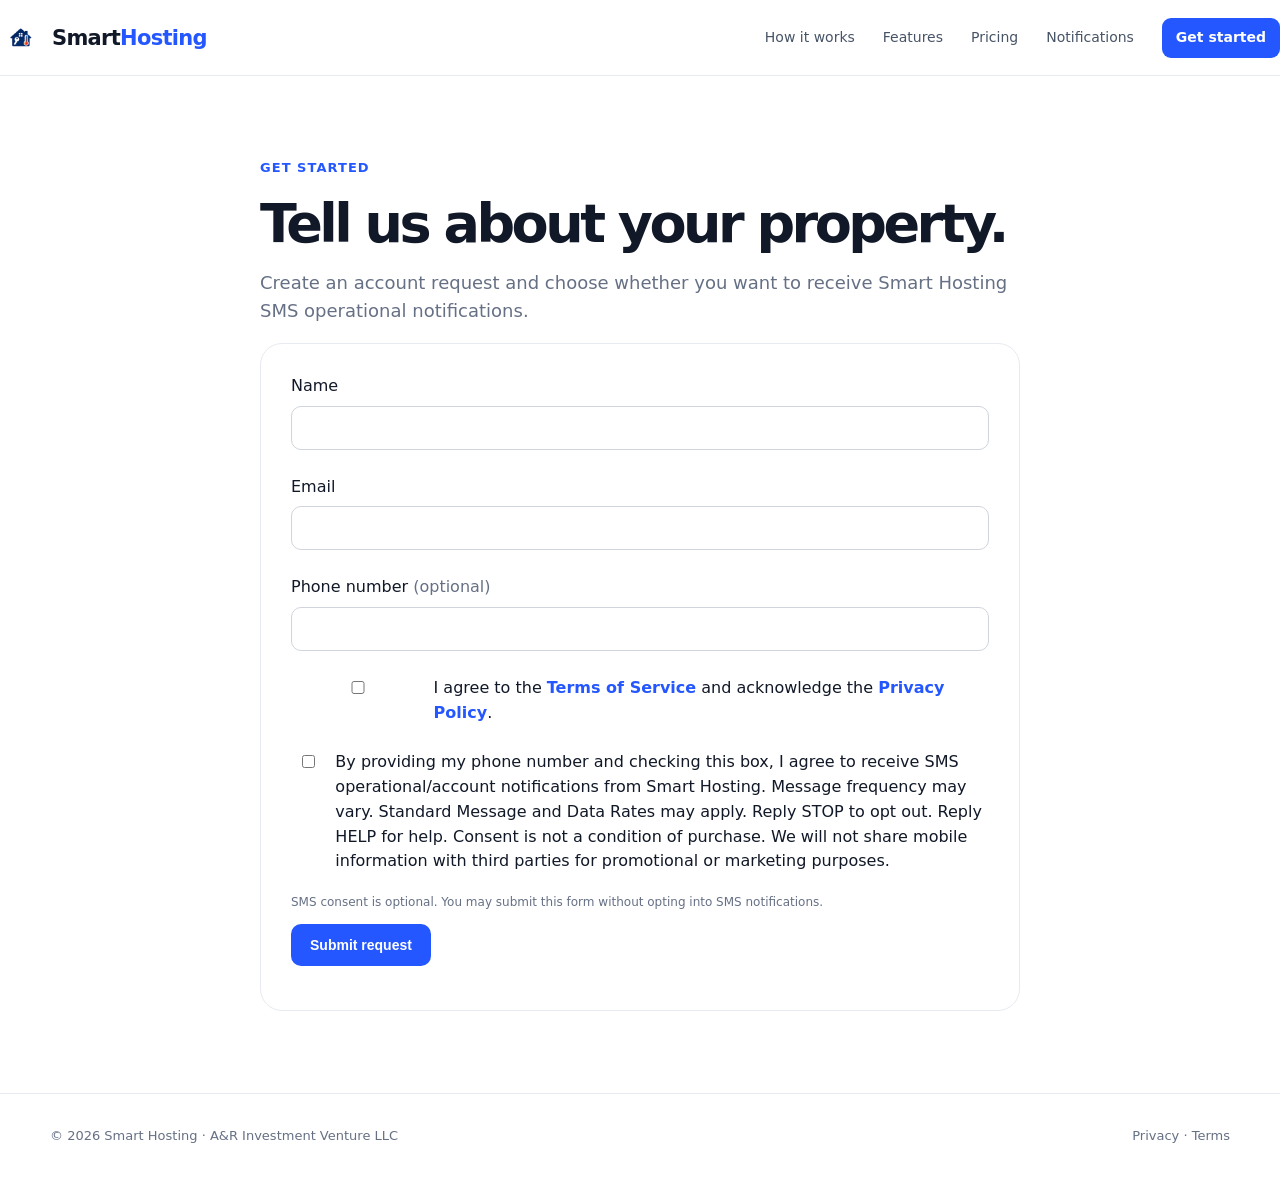
<file: signup.html>
<!doctype html>
<html lang="en"><head><meta charset="utf-8"><meta name="viewport" content="width=device-width,initial-scale=1">
<title>Get Started — Smart Hosting</title><link rel="stylesheet" href="css/style.css"><link rel="icon" type="image/png" sizes="64x64" href="favicon.png?v=6">
<link rel="apple-touch-icon" href="favicon.png?v=6">
</head>
<body>
<nav class="nav" aria-label="Primary navigation">
  <div class="container navinner">
    <a class="brand" href="index.html" aria-label="Smart Hosting home">
      <img class="brand-icon" src="assets/smart-hosting-icon.png" alt="Smart Hosting logo" width="42" height="42">
      <span class="brand-wordmark">Smart<span>Hosting</span></span>
    </a>
    <button class="mobile-menu-toggle" type="button" aria-expanded="false" aria-controls="mobile-menu" aria-label="Open menu">
      <span></span><span></span><span></span>
    </button>
    <div class="navlinks"><a href="how-it-works.html">How it works</a><a href="features.html">Features</a><a href="pricing.html">Pricing</a><a href="sms.html">Notifications</a><a class="navcta" href="signup.html">Get started</a></div>
  </div>
  <div class="mobile-menu" id="mobile-menu" hidden>
    <div class="container mobile-menu-inner">
      <a href="how-it-works.html">How it works</a><a href="features.html">Features</a><a href="pricing.html">Pricing</a><a href="sms.html">Notifications</a>
      <a class="navcta mobile-cta" href="signup.html">Get started</a>
    </div>
  </div>
</nav>
<section class="section"><div class="container" style="max-width:760px">
<div class="eyebrow">Get started</div><h1 style="font-size:54px">Tell us about your property.</h1><p style="color:var(--muted);font-size:18px">Create an account request and choose whether you want to receive Smart Hosting SMS operational notifications.</p>
<div class="panel">
<form id="signupForm" action="https://formsubmit.co/manager@chatterjeeconsultingservices.com" method="POST">
<input type="hidden" name="_subject" value="Smart Hosting account request / SMS consent record">
<input type="hidden" name="_template" value="table">
<input type="hidden" name="_captcha" value="false">
<input type="hidden" name="_next" value="https://www.smartlyhosted.com/signup.html?submitted=1">
<input type="hidden" name="sms_consent" id="smsConsentValue" value="No">
<input type="hidden" name="sms_consent_timestamp" id="smsConsentTimestamp" value="">
<input type="hidden" name="consent_source" value="Smart Hosting website signup form">
<label>Name<br><input name="name" required autocomplete="name" style="width:100%;margin-top:7px"></label><br><br>
<label>Email<br><input type="email" name="email" required autocomplete="email" style="width:100%;margin-top:7px"></label><br><br>
<label>Phone number <span style="color:var(--muted)">(optional)</span><br><input id="phone" type="tel" name="phone" autocomplete="tel" style="width:100%;margin-top:7px"></label><br><br>
<label style="display:flex;gap:10px;align-items:flex-start"><input type="checkbox" name="terms" required style="margin-top:5px"> <span>I agree to the <a href="terms.html" style="color:var(--brand);font-weight:700">Terms of Service</a> and acknowledge the <a href="privacy.html" style="color:var(--brand);font-weight:700">Privacy Policy</a>.</span></label><br>
<label style="display:flex;gap:10px;align-items:flex-start"><input id="smsConsent" type="checkbox" name="sms_consent_checkbox" value="Yes" style="margin-top:5px"> <span>By providing my phone number and checking this box, I agree to receive SMS operational/account notifications from Smart Hosting. Message frequency may vary. Standard Message and Data Rates may apply. Reply STOP to opt out. Reply HELP for help. Consent is not a condition of purchase. We will not share mobile information with third parties for promotional or marketing purposes.</span></label><br>
<p class="note" style="margin-top:-6px">SMS consent is optional. You may submit this form without opting into SMS notifications.</p>
<button class="btn btn-primary" type="submit">Submit request</button>
<p id="result" class="note" role="status"></p>
</form>
</div>
</div></section>
<footer class="footer"><div class="container footerrow"><span>© 2026 Smart Hosting · A&amp;R Investment Venture LLC</span><span><a href="privacy.html">Privacy</a> · <a href="terms.html">Terms</a></span></div></footer>
<script>
(function(){
  const form=document.getElementById('signupForm');
  const sms=document.getElementById('smsConsent');
  const phone=document.getElementById('phone');
  const smsValue=document.getElementById('smsConsentValue');
  const timestamp=document.getElementById('smsConsentTimestamp');
  const result=document.getElementById('result');
  if(form){
    form.addEventListener('submit',function(e){
      if(sms.checked && !phone.value.trim()){
        e.preventDefault();
        phone.setCustomValidity('Please enter a phone number if you want to opt into SMS notifications.');
        phone.reportValidity();
        return;
      }
      phone.setCustomValidity('');
      smsValue.value=sms.checked?'Yes':'No';
      timestamp.value=sms.checked?new Date().toISOString():'';
    });
    phone.addEventListener('input',function(){phone.setCustomValidity('');});
  }
  if(new URLSearchParams(location.search).get('submitted')==='1' && result){
    result.textContent='Thank you. Your request was submitted successfully.';
  }
})();
</script>
<script>
(function(){
  const nav=document.querySelector('.nav');
  const btn=document.querySelector('.mobile-menu-toggle');
  const menu=document.getElementById('mobile-menu');
  if(!btn||!menu) return;
  function closeMenu(){menu.hidden=true;btn.setAttribute('aria-expanded','false');btn.setAttribute('aria-label','Open menu');nav.classList.remove('menu-open');}
  btn.addEventListener('click',function(){const open=menu.hidden;menu.hidden=!open;btn.setAttribute('aria-expanded',String(open));btn.setAttribute('aria-label',open?'Close menu':'Open menu');nav.classList.toggle('menu-open',open);});
  menu.querySelectorAll('a').forEach(a=>a.addEventListener('click',closeMenu));
  window.addEventListener('resize',function(){if(window.innerWidth>800) closeMenu();});
})();
</script>
</body></html>
</file>
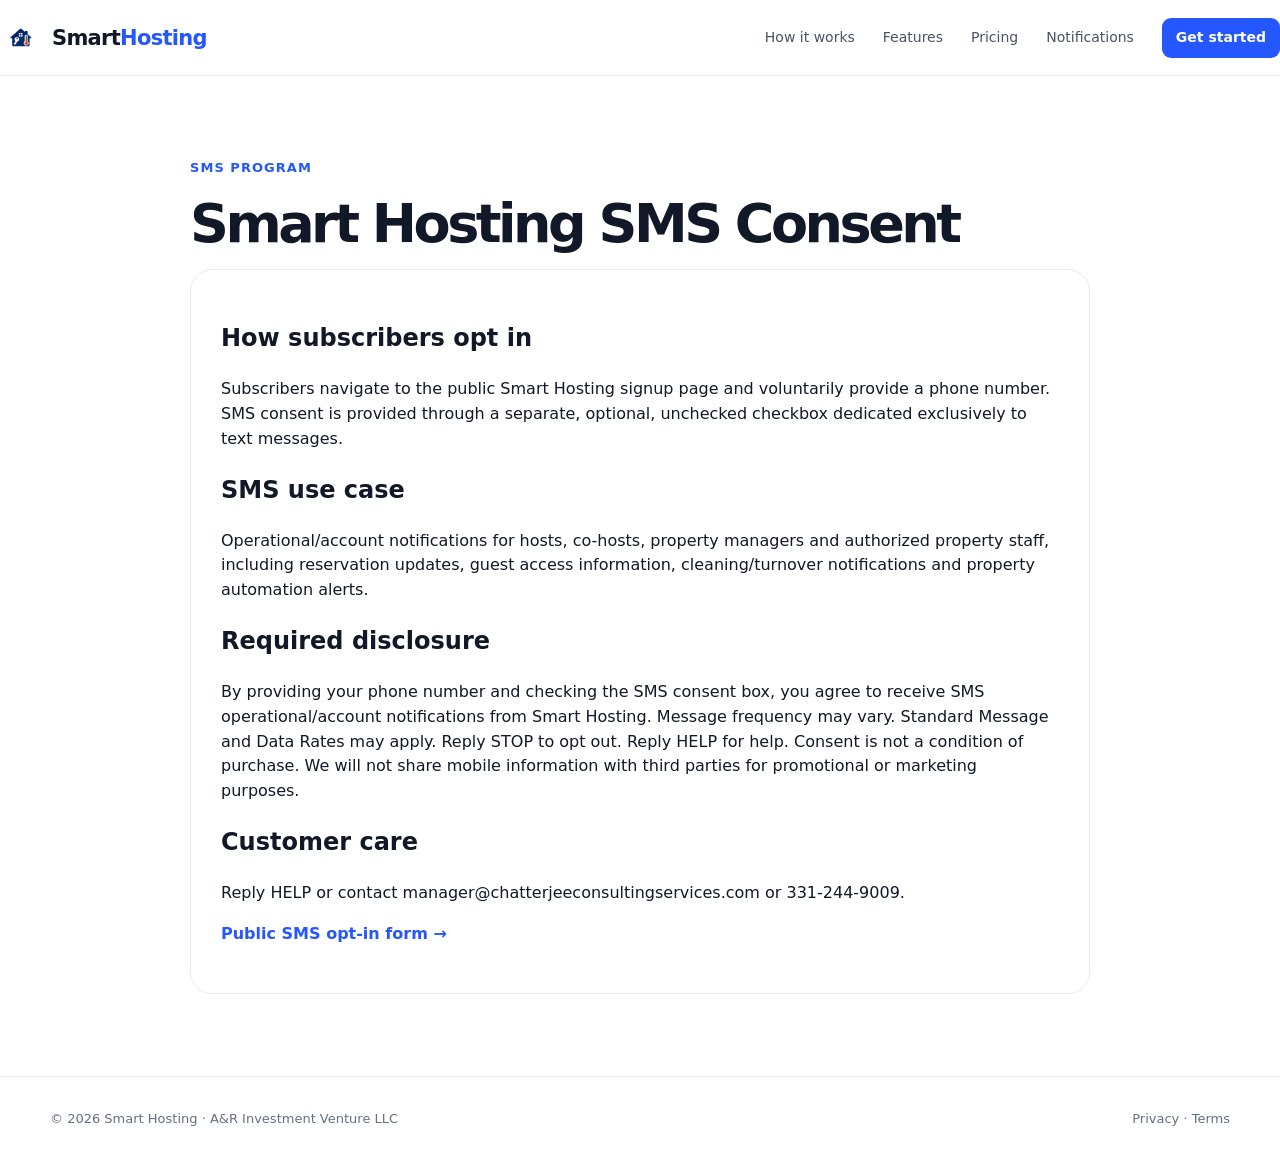
<file: sms-compliance.html>
<!doctype html>
<html lang="en"><head><meta charset="utf-8"><meta name="viewport" content="width=device-width,initial-scale=1">
<title>SMS Compliance — Smart Hosting</title><link rel="stylesheet" href="css/style.css"><link rel="icon" type="image/png" sizes="64x64" href="favicon.png?v=5">
<link rel="apple-touch-icon" href="favicon.png?v=5">
</head>
<body>
<nav class="nav" aria-label="Primary navigation">
  <div class="container navinner">
    <a class="brand" href="index.html" aria-label="Smart Hosting home">
      <img class="brand-icon" src="assets/smart-hosting-icon.png" alt="" width="42" height="42">
      <span class="brand-wordmark">Smart<span>Hosting</span></span>
    </a>
    <button class="mobile-menu-toggle" type="button" aria-expanded="false" aria-controls="mobile-menu" aria-label="Open menu">
      <span></span><span></span><span></span>
    </button>
    <div class="navlinks"><a href="how-it-works.html">How it works</a><a href="features.html">Features</a><a href="pricing.html">Pricing</a><a href="sms.html">Notifications</a><a class="navcta" href="signup.html">Get started</a></div>
  </div>
  <div class="mobile-menu" id="mobile-menu" hidden>
    <div class="container mobile-menu-inner">
      <a href="how-it-works.html">How it works</a><a href="features.html">Features</a><a href="pricing.html">Pricing</a><a href="sms.html">Notifications</a>
      <a class="navcta mobile-cta" href="signup.html">Get started</a>
    </div>
  </div>
</nav>
<section class="section"><div class="container" style="max-width:900px"><div class="eyebrow">SMS program</div><h1 style="font-size:54px">Smart Hosting SMS Consent</h1>
<div class="panel"><h2>How subscribers opt in</h2><p>Subscribers navigate to the public Smart Hosting signup page and voluntarily provide a phone number. SMS consent is provided through a separate, optional, unchecked checkbox dedicated exclusively to text messages.</p>
<h2>SMS use case</h2><p>Operational/account notifications for hosts, co-hosts, property managers and authorized property staff, including reservation updates, guest access information, cleaning/turnover notifications and property automation alerts.</p>
<h2>Required disclosure</h2><p>By providing your phone number and checking the SMS consent box, you agree to receive SMS operational/account notifications from Smart Hosting. Message frequency may vary. Standard Message and Data Rates may apply. Reply STOP to opt out. Reply HELP for help. Consent is not a condition of purchase. We will not share mobile information with third parties for promotional or marketing purposes.</p>
<h2>Customer care</h2><p>Reply HELP or contact manager@chatterjeeconsultingservices.com or 331-244-9009.</p>
<p><a href="signup.html" style="color:var(--brand);font-weight:800">Public SMS opt-in form →</a></p></div></div></section>
<footer class="footer"><div class="container footerrow"><span>© 2026 Smart Hosting · A&amp;R Investment Venture LLC</span><span><a href="privacy.html">Privacy</a> · <a href="terms.html">Terms</a></span></div></footer>
<script>
(function(){
  const nav=document.querySelector('.nav');
  const btn=document.querySelector('.mobile-menu-toggle');
  const menu=document.getElementById('mobile-menu');
  if(!btn||!menu) return;
  function closeMenu(){menu.hidden=true;btn.setAttribute('aria-expanded','false');btn.setAttribute('aria-label','Open menu');nav.classList.remove('menu-open');}
  btn.addEventListener('click',function(){const open=menu.hidden;menu.hidden=!open;btn.setAttribute('aria-expanded',String(open));btn.setAttribute('aria-label',open?'Close menu':'Open menu');nav.classList.toggle('menu-open',open);});
  menu.querySelectorAll('a').forEach(a=>a.addEventListener('click',closeMenu));
  window.addEventListener('resize',function(){if(window.innerWidth>800) closeMenu();});
})();
</script>
</body></html>
</file>
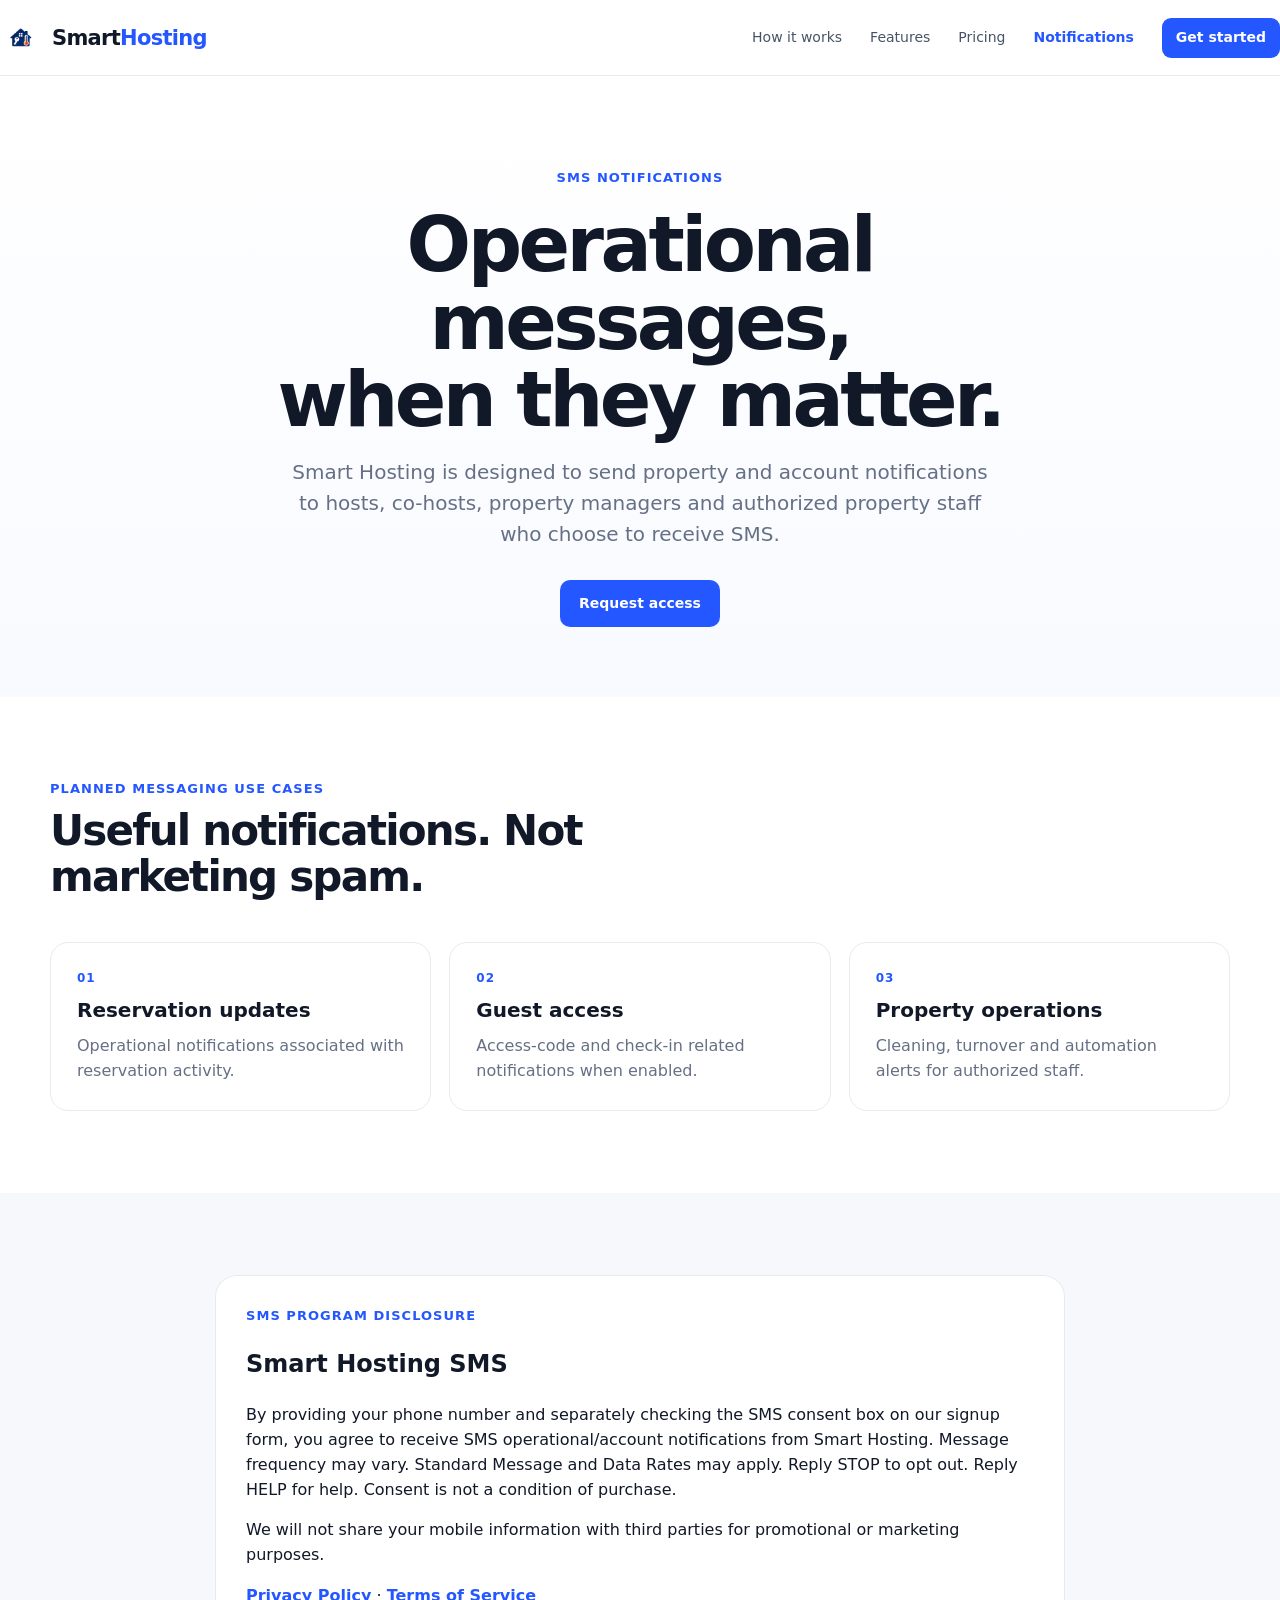
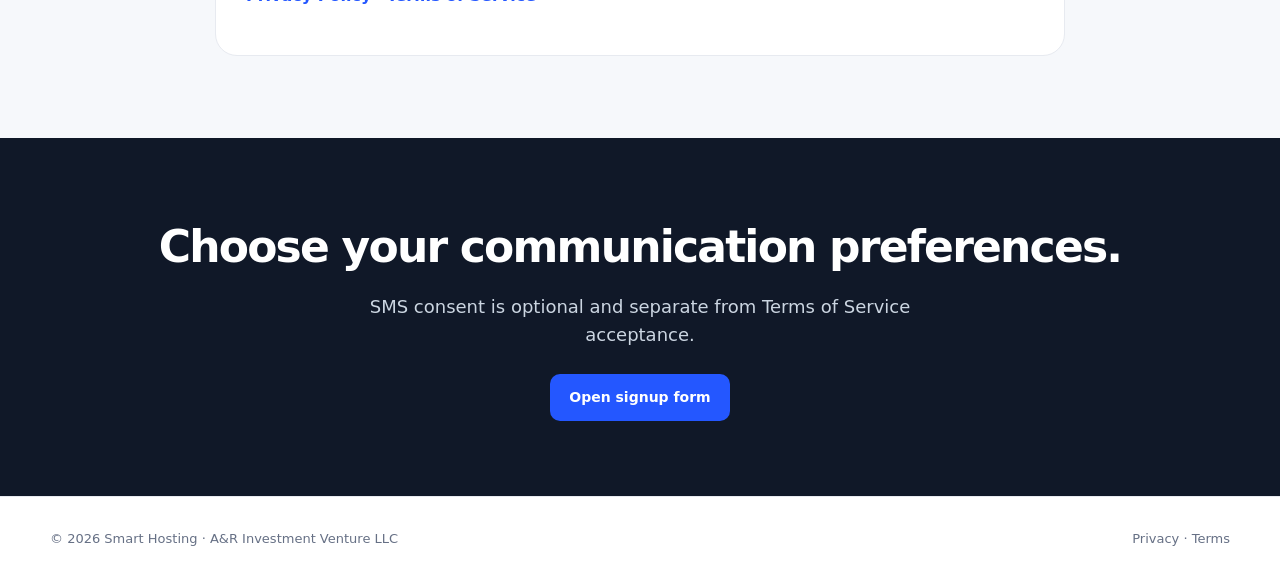
<file: sms.html>
<!doctype html>
<html lang="en"><head><meta charset="utf-8"><meta name="viewport" content="width=device-width,initial-scale=1">
<title>SMS Notifications — Smart Hosting</title><link rel="stylesheet" href="css/style.css"><link rel="icon" type="image/png" sizes="64x64" href="favicon.png?v=5">
<link rel="apple-touch-icon" href="favicon.png?v=5">
</head>
<body>
<nav class="nav" aria-label="Primary navigation">
  <div class="container navinner">
    <a class="brand" href="index.html" aria-label="Smart Hosting home">
      <img class="brand-icon" src="assets/smart-hosting-icon.png" alt="" width="42" height="42">
      <span class="brand-wordmark">Smart<span>Hosting</span></span>
    </a>
    <button class="mobile-menu-toggle" type="button" aria-expanded="false" aria-controls="mobile-menu" aria-label="Open menu">
      <span></span><span></span><span></span>
    </button>
    <div class="navlinks"><a href="how-it-works.html">How it works</a><a href="features.html">Features</a><a href="pricing.html">Pricing</a><a href="sms.html" class="active">Notifications</a><a class="navcta" href="signup.html">Get started</a></div>
  </div>
  <div class="mobile-menu" id="mobile-menu" hidden>
    <div class="container mobile-menu-inner">
      <a href="how-it-works.html">How it works</a><a href="features.html">Features</a><a href="pricing.html">Pricing</a><a href="sms.html" class="active">Notifications</a>
      <a class="navcta mobile-cta" href="signup.html">Get started</a>
    </div>
  </div>
</nav>
<header class="hero"><div class="container"><div class="eyebrow">SMS notifications</div><h1>Operational messages,<br>when they matter.</h1><p>Smart Hosting is designed to send property and account notifications to hosts, co-hosts, property managers and authorized property staff who choose to receive SMS.</p><a class="btn btn-primary" href="signup.html">Request access</a></div></header>
<section class="section"><div class="container">
<div class="section-head"><div class="eyebrow">Planned messaging use cases</div><h2>Useful notifications. Not marketing spam.</h2></div>
<div class="grid"><div class="card"><div class="number">01</div><h3>Reservation updates</h3><p>Operational notifications associated with reservation activity.</p></div><div class="card"><div class="number">02</div><h3>Guest access</h3><p>Access-code and check-in related notifications when enabled.</p></div><div class="card"><div class="number">03</div><h3>Property operations</h3><p>Cleaning, turnover and automation alerts for authorized staff.</p></div></div>
</div></section>
<section class="section alt"><div class="container" style="max-width:850px"><div class="panel"><div class="eyebrow">SMS program disclosure</div>
<h2>Smart Hosting SMS</h2><p>By providing your phone number and separately checking the SMS consent box on our signup form, you agree to receive SMS operational/account notifications from Smart Hosting. Message frequency may vary. Standard Message and Data Rates may apply. Reply STOP to opt out. Reply HELP for help. Consent is not a condition of purchase.</p><p>We will not share your mobile information with third parties for promotional or marketing purposes.</p><p><a href="privacy.html" style="color:var(--brand);font-weight:700">Privacy Policy</a> · <a href="terms.html" style="color:var(--brand);font-weight:700">Terms of Service</a></p></div></div></section>
<section class="cta"><div class="container"><h2>Choose your communication preferences.</h2><p>SMS consent is optional and separate from Terms of Service acceptance.</p><a class="btn btn-primary" href="signup.html">Open signup form</a></div></section>
<footer class="footer"><div class="container footerrow"><span>© 2026 Smart Hosting · A&amp;R Investment Venture LLC</span><span><a href="privacy.html">Privacy</a> · <a href="terms.html">Terms</a></span></div></footer>
<script>
(function(){
  const nav=document.querySelector('.nav');
  const btn=document.querySelector('.mobile-menu-toggle');
  const menu=document.getElementById('mobile-menu');
  if(!btn||!menu) return;
  function closeMenu(){menu.hidden=true;btn.setAttribute('aria-expanded','false');btn.setAttribute('aria-label','Open menu');nav.classList.remove('menu-open');}
  btn.addEventListener('click',function(){const open=menu.hidden;menu.hidden=!open;btn.setAttribute('aria-expanded',String(open));btn.setAttribute('aria-label',open?'Close menu':'Open menu');nav.classList.toggle('menu-open',open);});
  menu.querySelectorAll('a').forEach(a=>a.addEventListener('click',closeMenu));
  window.addEventListener('resize',function(){if(window.innerWidth>800) closeMenu();});
})();
</script>
</body></html>
</file>
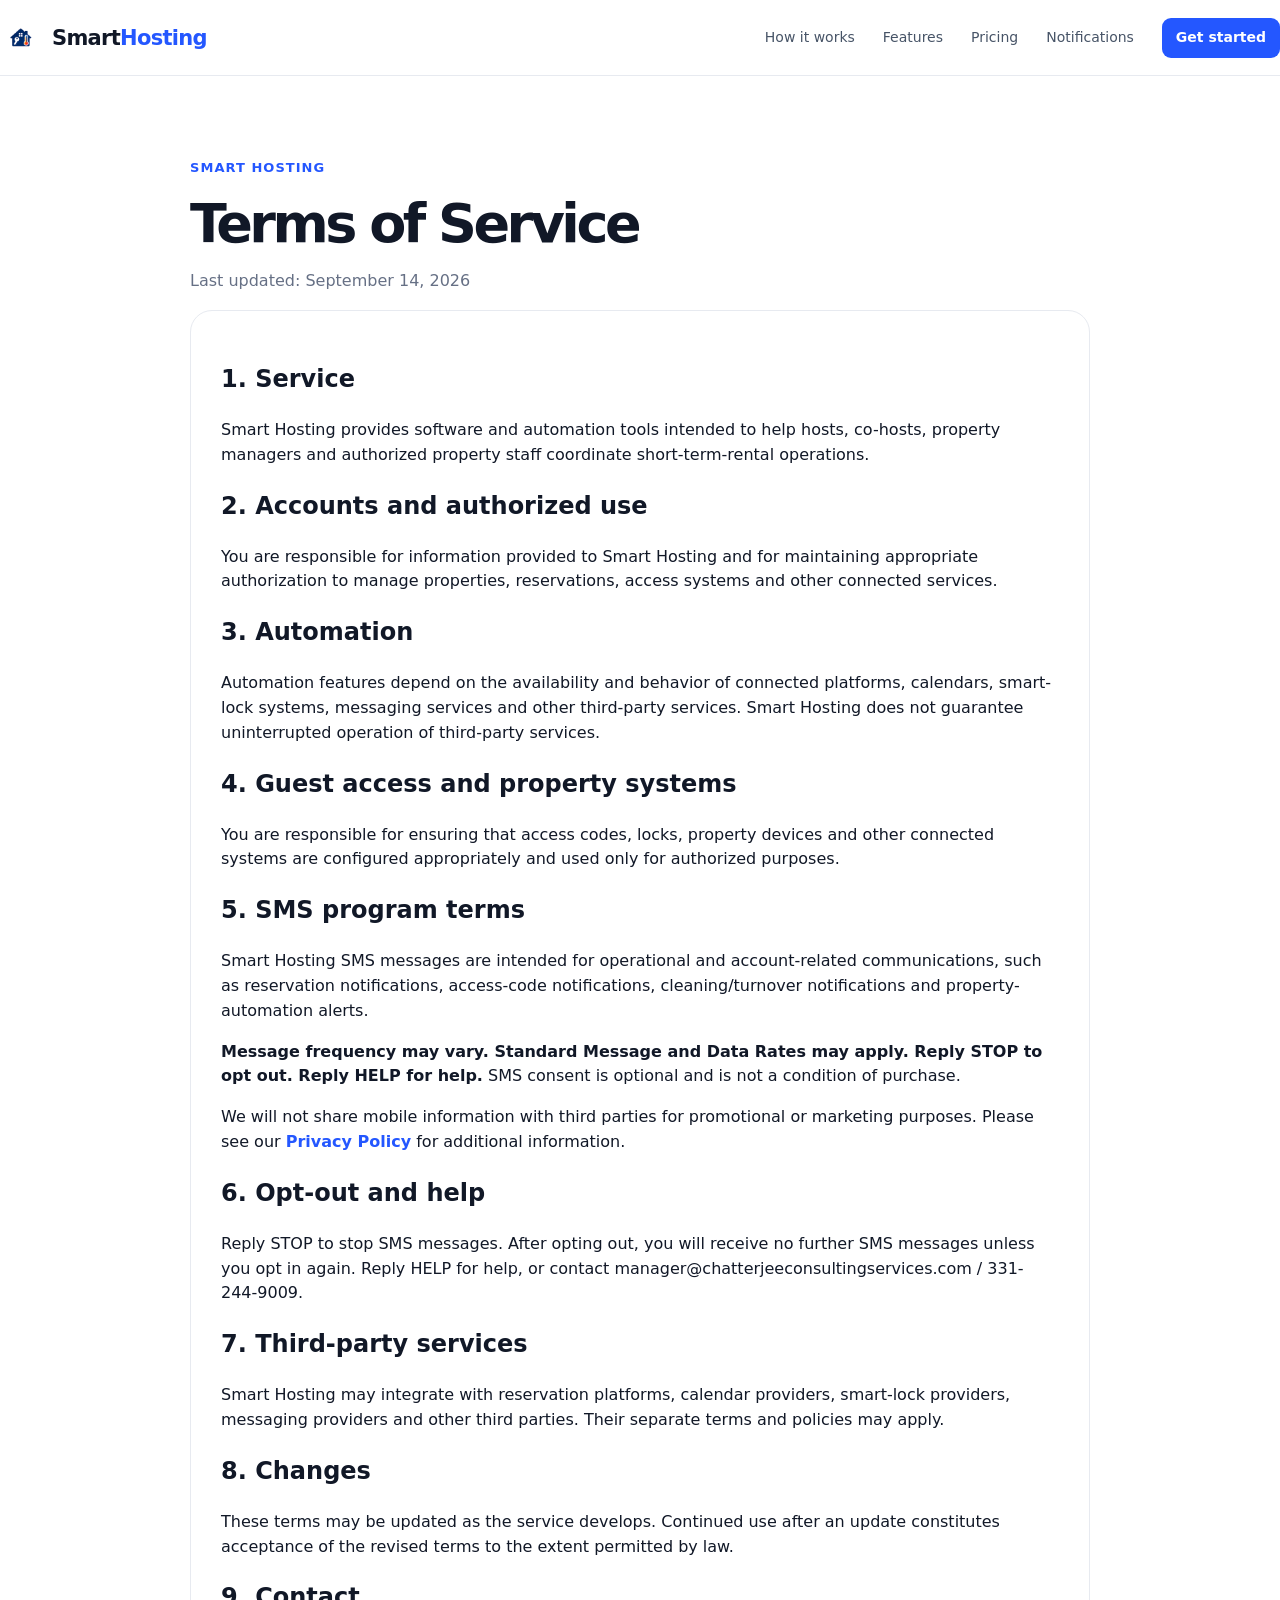
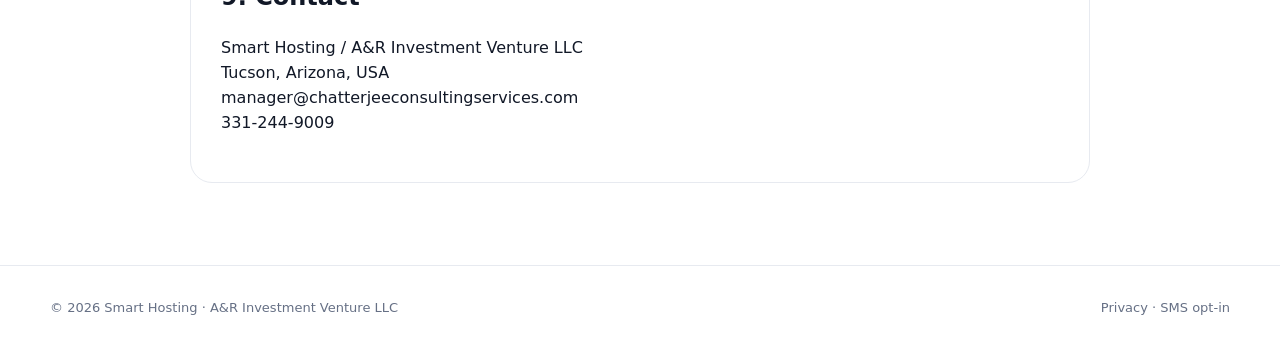
<file: terms.html>
<!doctype html>
<html lang="en"><head><meta charset="utf-8"><meta name="viewport" content="width=device-width,initial-scale=1">
<title>Terms of Service — Smart Hosting</title><link rel="stylesheet" href="css/style.css"><link rel="icon" type="image/png" sizes="64x64" href="favicon.png?v=5">
<link rel="apple-touch-icon" href="favicon.png?v=5">
</head>
<body>
<nav class="nav" aria-label="Primary navigation">
  <div class="container navinner">
    <a class="brand" href="index.html" aria-label="Smart Hosting home">
      <img class="brand-icon" src="assets/smart-hosting-icon.png" alt="" width="42" height="42">
      <span class="brand-wordmark">Smart<span>Hosting</span></span>
    </a>
    <button class="mobile-menu-toggle" type="button" aria-expanded="false" aria-controls="mobile-menu" aria-label="Open menu">
      <span></span><span></span><span></span>
    </button>
    <div class="navlinks"><a href="how-it-works.html">How it works</a><a href="features.html">Features</a><a href="pricing.html">Pricing</a><a href="sms.html">Notifications</a><a class="navcta" href="signup.html">Get started</a></div>
  </div>
  <div class="mobile-menu" id="mobile-menu" hidden>
    <div class="container mobile-menu-inner">
      <a href="how-it-works.html">How it works</a><a href="features.html">Features</a><a href="pricing.html">Pricing</a><a href="sms.html">Notifications</a>
      <a class="navcta mobile-cta" href="signup.html">Get started</a>
    </div>
  </div>
</nav>
<section class="section"><div class="container" style="max-width:900px">
<div class="eyebrow">Smart Hosting</div><h1 style="font-size:54px">Terms of Service</h1>
<p style="color:var(--muted)">Last updated: September 14, 2026</p>
<div class="panel">
<h2>1. Service</h2><p>Smart Hosting provides software and automation tools intended to help hosts, co-hosts, property managers and authorized property staff coordinate short-term-rental operations.</p>
<h2>2. Accounts and authorized use</h2><p>You are responsible for information provided to Smart Hosting and for maintaining appropriate authorization to manage properties, reservations, access systems and other connected services.</p>
<h2>3. Automation</h2><p>Automation features depend on the availability and behavior of connected platforms, calendars, smart-lock systems, messaging services and other third-party services. Smart Hosting does not guarantee uninterrupted operation of third-party services.</p>
<h2>4. Guest access and property systems</h2><p>You are responsible for ensuring that access codes, locks, property devices and other connected systems are configured appropriately and used only for authorized purposes.</p>
<h2>5. SMS program terms</h2>
<p>Smart Hosting SMS messages are intended for operational and account-related communications, such as reservation notifications, access-code notifications, cleaning/turnover notifications and property-automation alerts.</p>
<p><strong>Message frequency may vary. Standard Message and Data Rates may apply. Reply STOP to opt out. Reply HELP for help.</strong> SMS consent is optional and is not a condition of purchase.</p>
<p>We will not share mobile information with third parties for promotional or marketing purposes. Please see our <a href="privacy.html" style="color:var(--brand);font-weight:700">Privacy Policy</a> for additional information.</p>
<h2>6. Opt-out and help</h2><p>Reply STOP to stop SMS messages. After opting out, you will receive no further SMS messages unless you opt in again. Reply HELP for help, or contact manager@chatterjeeconsultingservices.com / 331-244-9009.</p>
<h2>7. Third-party services</h2><p>Smart Hosting may integrate with reservation platforms, calendar providers, smart-lock providers, messaging providers and other third parties. Their separate terms and policies may apply.</p>
<h2>8. Changes</h2><p>These terms may be updated as the service develops. Continued use after an update constitutes acceptance of the revised terms to the extent permitted by law.</p>
<h2>9. Contact</h2><p>Smart Hosting / A&amp;R Investment Venture LLC<br>Tucson, Arizona, USA<br>manager@chatterjeeconsultingservices.com<br>331-244-9009</p>
</div></div></section>
<footer class="footer"><div class="container footerrow"><span>© 2026 Smart Hosting · A&amp;R Investment Venture LLC</span><span><a href="privacy.html">Privacy</a> · <a href="signup.html">SMS opt-in</a></span></div></footer>
<script>
(function(){
  const nav=document.querySelector('.nav');
  const btn=document.querySelector('.mobile-menu-toggle');
  const menu=document.getElementById('mobile-menu');
  if(!btn||!menu) return;
  function closeMenu(){menu.hidden=true;btn.setAttribute('aria-expanded','false');btn.setAttribute('aria-label','Open menu');nav.classList.remove('menu-open');}
  btn.addEventListener('click',function(){const open=menu.hidden;menu.hidden=!open;btn.setAttribute('aria-expanded',String(open));btn.setAttribute('aria-label',open?'Close menu':'Open menu');nav.classList.toggle('menu-open',open);});
  menu.querySelectorAll('a').forEach(a=>a.addEventListener('click',closeMenu));
  window.addEventListener('resize',function(){if(window.innerWidth>800) closeMenu();});
})();
</script>
</body></html>
</file>
<file: css/style.css>
:root{
  --ink:#111827;
  --muted:#667085;
  --line:#e7eaf0;
  --soft:#f6f8fb;
  --brand:#2457ff;
  --brand-dark:#1742d3;
  --white:#fff;
  --max:1180px;
}
*{box-sizing:border-box}
html{scroll-behavior:smooth}
body{margin:0;font-family:Inter,ui-sans-serif,system-ui,-apple-system,BlinkMacSystemFont,"Segoe UI",sans-serif;color:var(--ink);background:#fff;line-height:1.55}
a{color:inherit;text-decoration:none}
.container{width:min(var(--max),calc(100% - 40px));margin:auto}
.nav{height:76px;display:flex;align-items:center;justify-content:space-between;border-bottom:1px solid var(--line);background:#fff;position:sticky;top:0;z-index:20}
.logo{font-weight:800;font-size:21px;letter-spacing:-.6px}
.logo span{color:var(--brand)}
.navlinks{display:flex;gap:28px;align-items:center;font-size:14px;color:#475467}
.navlinks a:hover{color:var(--ink)}
.btn{display:inline-flex;align-items:center;justify-content:center;border-radius:10px;padding:12px 18px;font-weight:700;font-size:14px;border:1px solid transparent}
.btn-primary{background:var(--brand);color:#fff}
.btn-primary:hover{background:var(--brand-dark)}
.btn-secondary{background:#fff;border-color:var(--line)}
.hero{padding:92px 0 70px;text-align:center;background:linear-gradient(180deg,#fff 0%,#f8faff 100%)}
.eyebrow{font-size:13px;font-weight:800;color:var(--brand);letter-spacing:.08em;text-transform:uppercase}
h1{font-size:clamp(44px,6vw,76px);line-height:1.02;letter-spacing:-3.5px;margin:18px auto;max-width:900px}
.hero p{font-size:20px;color:var(--muted);max-width:720px;margin:0 auto 30px}
.actions{display:flex;gap:12px;justify-content:center;flex-wrap:wrap}
.section{padding:82px 0}
.section.alt{background:var(--soft)}
.section-head{max-width:720px;margin-bottom:42px}
.section-head h2{font-size:42px;line-height:1.1;letter-spacing:-1.8px;margin:8px 0 12px}
.section-head p{color:var(--muted);font-size:18px}
.grid{display:grid;grid-template-columns:repeat(3,1fr);gap:18px}
.card{border:1px solid var(--line);border-radius:18px;padding:26px;background:#fff}
.card h3{margin:8px 0 8px;font-size:20px}
.card p{margin:0;color:var(--muted)}
.number{font-size:12px;font-weight:800;color:var(--brand);letter-spacing:.08em}
.feature-band{display:grid;grid-template-columns:1fr 1fr;gap:24px;align-items:stretch}
.panel{border:1px solid var(--line);border-radius:22px;padding:30px;background:#fff}
.panel.dark{background:#101828;color:#fff;border-color:#101828}
.panel.dark p{color:#cbd5e1}
.flow{display:flex;flex-wrap:wrap;gap:10px;align-items:center}
.flow .node{padding:12px 15px;border:1px solid var(--line);border-radius:12px;background:#fff;font-weight:700;font-size:14px}
.flow .arrow{color:#98a2b3}
.mock{border:1px solid var(--line);border-radius:20px;background:#fff;overflow:hidden;box-shadow:0 20px 50px rgba(16,24,40,.08)}
.mockbar{padding:14px 18px;border-bottom:1px solid var(--line);font-weight:800;font-size:13px}
.mockbody{padding:22px}
.status{display:flex;justify-content:space-between;padding:14px 0;border-bottom:1px solid var(--line);font-size:14px}
.status:last-child{border-bottom:0}
.check{color:#16a34a;font-weight:800}
.cta{padding:75px 0;background:#101828;color:#fff;text-align:center}
.cta h2{font-size:44px;letter-spacing:-1.8px;margin:0 0 12px}
.cta p{color:#cbd5e1;max-width:650px;margin:0 auto 25px;font-size:18px}
.footer{border-top:1px solid var(--line);padding:32px 0;color:var(--muted);font-size:13px}
.footerrow{display:flex;justify-content:space-between;gap:20px;flex-wrap:wrap}
.pricing-hero{padding:72px 0 48px;text-align:center}
.pricing-hero h1{font-size:56px}
.pricing-hero p{max-width:650px;margin:0 auto;color:var(--muted);font-size:18px}
.pricing-grid{display:grid;grid-template-columns:repeat(3,1fr);gap:18px;align-items:stretch}
.price-card{border:1px solid var(--line);border-radius:20px;padding:28px;background:#fff;position:relative}
.price-card.popular{border:2px solid var(--brand);padding:27px;box-shadow:0 14px 40px rgba(36,87,255,.12)}
.badge{position:absolute;right:18px;top:18px;background:#eef3ff;color:var(--brand);padding:6px 9px;border-radius:999px;font-size:11px;font-weight:800}
.price{font-size:44px;font-weight:850;letter-spacing:-2px;margin:16px 0 0}
.per{color:var(--muted);font-size:13px}
.price-card ul{list-style:none;padding:0;margin:22px 0}
.price-card li{padding:8px 0;color:#475467;font-size:14px}
.price-card li:before{content:"✓";color:var(--brand);font-weight:800;margin-right:9px}
.note{font-size:12px;color:var(--muted);margin-top:14px}
.calc{margin-top:55px;border:1px solid var(--line);border-radius:20px;padding:30px;background:var(--soft)}
.calcrow{display:flex;gap:14px;align-items:center;flex-wrap:wrap}
input{padding:12px 14px;border:1px solid #d0d5dd;border-radius:10px;font-size:16px;width:130px}
.total{font-size:30px;font-weight:800;margin-top:18px}
.faq{max-width:850px;margin:auto}
.faq details{border-top:1px solid var(--line);padding:20px 0}
.faq summary{cursor:pointer;font-weight:750}
.timeline{display:grid;grid-template-columns:80px 1fr;gap:20px;max-width:850px;margin:auto}
.stepnum{width:54px;height:54px;border-radius:50%;background:#eef3ff;color:var(--brand);display:grid;place-items:center;font-weight:800}
.timeline .tcard{padding-bottom:40px}
.timeline h3{margin:0 0 7px;font-size:24px}
.timeline p{margin:0;color:var(--muted)}
@media(max-width:800px){
 .navlinks{display:none}.grid,.pricing-grid,.feature-band{grid-template-columns:1fr}
 .hero{padding-top:65px} h1{letter-spacing:-2.5px}
 .section-head h2,.cta h2{font-size:34px}
 .pricing-hero h1{font-size:44px}
}

/* Version 4 — dashboard-inspired Features page */
.navinner{display:flex;align-items:center;justify-content:space-between;width:100%}
.logo{display:flex;align-items:center;gap:8px}.logo-mark{display:grid;place-items:center;width:30px;height:30px;border:2px solid var(--brand);border-radius:9px;color:var(--brand);font-size:18px}.navlinks .active{color:var(--brand);font-weight:800}.navcta{background:var(--brand);color:#fff!important;padding:9px 14px;border-radius:9px;font-weight:800}
.feature-hero{padding:64px 0 55px;background:radial-gradient(circle at 85% 20%,#eef4ff 0,#fff 34%,#fff 100%)}
.feature-hero-grid{display:grid;grid-template-columns:.78fr 1.22fr;gap:48px;align-items:center}.feature-copy{padding-right:5px}.feature-copy h1{font-size:clamp(46px,5.1vw,70px);max-width:680px;margin:15px 0 20px;letter-spacing:-3.2px}.feature-copy p{font-size:19px;color:var(--muted);max-width:600px}.hero-note{margin-top:22px;font-size:13px;color:#475467;font-weight:700}.live-dot{display:inline-block;width:8px;height:8px;border-radius:50%;background:#16a34a;margin-right:7px}
.product-shell{border:1px solid #dfe6f1;border-radius:20px;background:#fff;box-shadow:0 30px 80px rgba(16,24,40,.13);overflow:hidden}.product-topbar{height:58px;display:flex;align-items:center;justify-content:space-between;padding:0 16px;border-bottom:1px solid #e6ebf2;background:#fbfcfe;font-size:11px}.mini-brand{font-weight:850;font-size:13px;color:#0f1d3b}.mini-house{display:inline-grid;place-items:center;width:24px;height:24px;border-radius:7px;background:#eaf1ff;color:var(--brand);margin-right:5px}.mini-user{display:flex;align-items:center;gap:7px;color:#344054}.mini-bell{font-size:17px}.avatar{width:27px;height:27px;border-radius:50%;background:var(--brand);color:#fff;display:grid;place-items:center;font-weight:800}.product-body{display:grid;grid-template-columns:165px 1fr;min-height:485px}.product-side{padding:15px 10px;background:#fbfcfe;border-right:1px solid #e6ebf2}.side-title{font-size:9px;font-weight:900;letter-spacing:.08em;color:#667085;padding:4px 7px 12px}.side-title span{float:right;color:var(--brand);font-size:15px}.property{display:grid;grid-template-columns:39px 1fr;gap:7px;padding:9px 6px;border-radius:10px;margin-bottom:5px}.property.selected{background:#eaf2ff}.property b{font-size:10px;display:block;white-space:nowrap;overflow:hidden;text-overflow:ellipsis}.property small{display:block;font-size:8px;color:#667085;margin-top:2px}.property em{font-style:normal;font-size:8px;color:#475467}.property em i{display:inline-block;width:6px;height:6px;border-radius:50%;background:#16a34a;margin-right:3px}.property em.inactive i{background:#98a2b3}.thumb{width:39px;height:39px;border-radius:8px;background:linear-gradient(145deg,#dbe7f7,#8ca7c5);position:relative;overflow:hidden}.thumb:after{content:"";position:absolute;left:6px;right:6px;bottom:6px;height:12px;background:rgba(255,255,255,.75);border-radius:4px 4px 1px 1px}.t2{background:linear-gradient(145deg,#e9d8c3,#a98a65)}.t3{background:linear-gradient(145deg,#d5d9df,#8794a8)}
.product-main{padding:15px 16px}.screen-head{display:flex;align-items:center;justify-content:space-between}.screen-title{font-size:15px;font-weight:850;color:#0f1d3b}.lock{color:var(--brand);font-size:19px;margin-right:5px}.screen-head small{font-size:9px;color:#667085}.running{font-size:9px;font-weight:800;color:#166534;background:#dcfce7;padding:6px 8px;border-radius:999px}.running i{display:inline-block;width:6px;height:6px;background:#16a34a;border-radius:50%;margin-right:4px}.screen-tabs{display:flex;gap:2px;margin:14px 0;border-bottom:1px solid #e6ebf2}.screen-tabs span{padding:7px 9px;font-size:8px;color:#667085}.screen-tabs .sel{color:var(--brand);font-weight:800;border-bottom:2px solid var(--brand)}.metrics{display:grid;grid-template-columns:repeat(4,1fr);gap:7px}.metrics>div{border:1px solid #e4e9f0;border-radius:9px;padding:10px 9px}.metrics strong{font-size:20px;display:block;color:#0f1d3b}.metrics small{font-size:7px;color:#667085}.dashboard-grid{display:grid;grid-template-columns:1.25fr .75fr;gap:8px;margin-top:9px}.dash-card{border:1px solid #e4e9f0;border-radius:9px;overflow:hidden;background:#fff}.card-head{display:flex;justify-content:space-between;padding:9px 10px;border-bottom:1px solid #e8edf3;font-size:9px}.card-head span{color:var(--brand);font-weight:800}.flowline{padding:9px 13px;text-align:center}.flowbox{border:1px solid #9cc7ff;background:#eff7ff;border-radius:7px;padding:7px;font-size:8px;font-weight:800;color:#0f2b55}.flowbox small{display:block;font-weight:500;color:#667085;margin-top:2px;font-size:7px}.flowbox.green{border-color:#8ee2a6;background:#edfff2}.flowbox.purple{border-color:#c6a7ff;background:#f6f0ff}.flowbox.blue{border-color:#9cc7ff;background:#eff7ff}.down{font-size:13px;color:#475467;height:14px;line-height:14px}.split{display:grid;grid-template-columns:1fr 1fr;gap:5px;margin:3px 0}.activity{position:relative;padding:8px 10px;border-bottom:1px solid #eef1f5}.activity:last-child{border-bottom:0}.activity b{display:block;font-size:8px}.activity small{display:block;font-size:7px;color:#667085;margin-top:2px}.activity time{position:absolute;right:8px;top:9px;font-size:7px;color:#667085}
.channel-section{padding:45px 0 55px;background:#fff}.channel-heading{display:grid;grid-template-columns:1fr .8fr;gap:45px;align-items:end;margin-bottom:23px}.channel-heading h2{font-size:36px;letter-spacing:-1.5px;line-height:1.08;margin:8px 0 0}.channel-heading p{margin:0;color:var(--muted);font-size:15px}.channel-grid{display:grid;grid-template-columns:repeat(3,1fr);gap:12px}.channel-card{display:flex;align-items:center;gap:13px;border:1px solid #e2e8f0;border-radius:15px;padding:16px;background:#fff;box-shadow:0 10px 25px rgba(16,24,40,.05)}.channel-mark{width:43px;height:43px;border-radius:12px;display:grid;place-items:center;font-weight:900;font-size:22px}.airbnb-mark{background:#fff0f3;color:#e31c5f}.vrbo-mark{background:#fff2e8;color:#e25b00}.booking-mark{background:#eaf2ff;color:#003b95}.channel-card strong{display:block;font-size:16px}.channel-card span{display:block;color:#667085;font-size:11px;margin-top:2px}.channel-status{margin-left:auto;font-size:9px;color:#166534;background:#ecfdf3;padding:5px 7px;border-radius:999px}.trademark-note{font-size:10px;color:#98a2b3;margin:14px 0 0}.feature-grid{display:grid;grid-template-columns:repeat(3,1fr);gap:14px}.feature-card{position:relative;border:1px solid #e2e8f0;border-radius:18px;padding:24px;background:#fff;min-height:280px}.feature-card.future{background:linear-gradient(180deg,#fff,#f7f9fc)}.feature-icon{width:38px;height:38px;border-radius:11px;background:#edf3ff;color:var(--brand);display:grid;place-items:center;font-size:19px;font-weight:800}.feature-card h3{margin:15px 0 7px;font-size:20px}.feature-card p{color:var(--muted);font-size:14px;margin:0}.feature-card ul{padding:0;margin:16px 0 0;list-style:none}.feature-card li{font-size:12px;color:#475467;padding:4px 0}.feature-card li:before{content:"✓";color:var(--brand);font-weight:900;margin-right:7px}.status-tag{position:absolute;top:21px;right:19px;font-size:9px;font-weight:900;padding:5px 7px;border-radius:999px;text-transform:uppercase;letter-spacing:.04em}.status-tag.prototype{background:#eef3ff;color:var(--brand)}.status-tag.roadmap{background:#f2f4f7;color:#667085}
.split-feature{display:grid;grid-template-columns:1fr 1fr;gap:55px;align-items:center}.visual-card{border:1px solid #dfe6ef;border-radius:22px;background:#fbfcfe;padding:20px;box-shadow:0 20px 55px rgba(16,24,40,.08)}.visual-label{font-size:10px;font-weight:900;letter-spacing:.08em;color:#667085;margin-bottom:10px}.command-row{display:grid;grid-template-columns:38px 1fr 25px;align-items:center;gap:10px;padding:15px 9px;border-bottom:1px solid #e6ebf2}.command-row:last-of-type{border-bottom:0}.command-row.active{background:#eef5ff;border-radius:12px}.command-icon{width:31px;height:31px;border-radius:9px;background:#eef3ff;color:var(--brand);display:grid;place-items:center;font-size:9px;font-weight:900}.command-row b{display:block;font-size:13px}.command-row small{display:block;color:#667085;font-size:10px;margin-top:2px}.arrow{color:#98a2b3;text-align:center}.pulse{color:#16a34a;font-size:12px;text-align:center}.checkmark{color:#16a34a;font-weight:900;text-align:center}.mini-footer{display:flex;justify-content:space-between;margin-top:12px;font-size:9px;color:#667085}.mini-footer i{display:inline-block;width:6px;height:6px;border-radius:50%;background:#16a34a;margin-right:4px}.side-copy{margin:0}.bullet-list{margin-top:25px}.bullet-list>div{display:grid;grid-template-columns:34px 1fr;gap:11px;padding:13px 0;border-top:1px solid #e7eaf0}.bullet-list b{color:var(--brand);font-size:11px}.bullet-list strong{display:block;font-size:14px}.bullet-list small{display:block;color:#667085;font-size:12px;margin-top:2px}.roadmap-grid{display:grid;grid-template-columns:repeat(4,1fr);gap:12px}.roadmap-grid>div{border:1px solid #e1e6ee;border-radius:16px;padding:20px;background:#fff}.roadmap-grid span{display:block;color:var(--brand);font-weight:900;font-size:11px}.roadmap-grid b{display:block;margin-top:10px;font-size:15px}.roadmap-grid p{font-size:12px;color:#667085;margin:6px 0 0}
@media(max-width:1000px){.feature-hero-grid,.split-feature{grid-template-columns:1fr}.feature-copy{padding-right:0}.product-shell{max-width:850px;margin:auto}.channel-heading{grid-template-columns:1fr}.feature-grid{grid-template-columns:repeat(2,1fr)}.roadmap-grid{grid-template-columns:repeat(2,1fr)}}
@media(max-width:700px){.channel-grid,.feature-grid,.roadmap-grid{grid-template-columns:1fr}.product-body{grid-template-columns:1fr}.product-side{display:none}.dashboard-grid{grid-template-columns:1fr}.metrics{grid-template-columns:repeat(2,1fr)}.feature-copy h1{letter-spacing:-2.4px}.channel-heading h2{font-size:31px}.navlinks{gap:10px}.navlinks a:not(.navcta){display:none}}


/* Smart Hosting V5: responsive navigation and branding */
.navinner{min-height:76px;display:flex;align-items:center;justify-content:space-between;width:100%}
.brand{display:flex;align-items:center;gap:10px;text-decoration:none;color:var(--ink);font-weight:800;min-width:0}
.brand-icon{width:42px;height:42px;object-fit:contain;display:block;flex:0 0 auto}
.brand-wordmark{font-size:21px;letter-spacing:-.7px;white-space:nowrap}
.brand-wordmark span{color:var(--brand)}
.mobile-menu-toggle{display:none;width:44px;height:44px;border:1px solid var(--line);background:#fff;border-radius:10px;align-items:center;justify-content:center;flex-direction:column;gap:5px;cursor:pointer}
.mobile-menu-toggle span{display:block;width:20px;height:2px;background:var(--ink);border-radius:2px}
.mobile-menu{background:#fff;border-top:1px solid var(--line);box-shadow:0 12px 25px rgba(16,24,40,.08)}
.mobile-menu[hidden]{display:none}
.mobile-menu-inner{display:flex;flex-direction:column;padding:14px 20px 20px}
.mobile-menu-inner a{padding:13px 2px;color:#344054;text-decoration:none;font-weight:650;border-bottom:1px solid #f0f2f5}
.mobile-menu-inner a.active{color:var(--brand)}
.mobile-menu-inner .mobile-cta{margin-top:14px;border-bottom:0;text-align:center;background:var(--brand);color:#fff!important;border-radius:10px;padding:13px 16px}
@media(max-width:800px){
 .nav{height:auto;min-height:68px}
 .navinner{min-height:68px;padding-left:16px;padding-right:16px;box-sizing:border-box}
 .navlinks{display:none}
 .mobile-menu-toggle{display:flex;flex:0 0 auto}
 .brand-icon{width:40px;height:40px}
 .brand-wordmark{font-size:20px}
}
@media(min-width:801px){.mobile-menu{display:none!important}}
</file>
